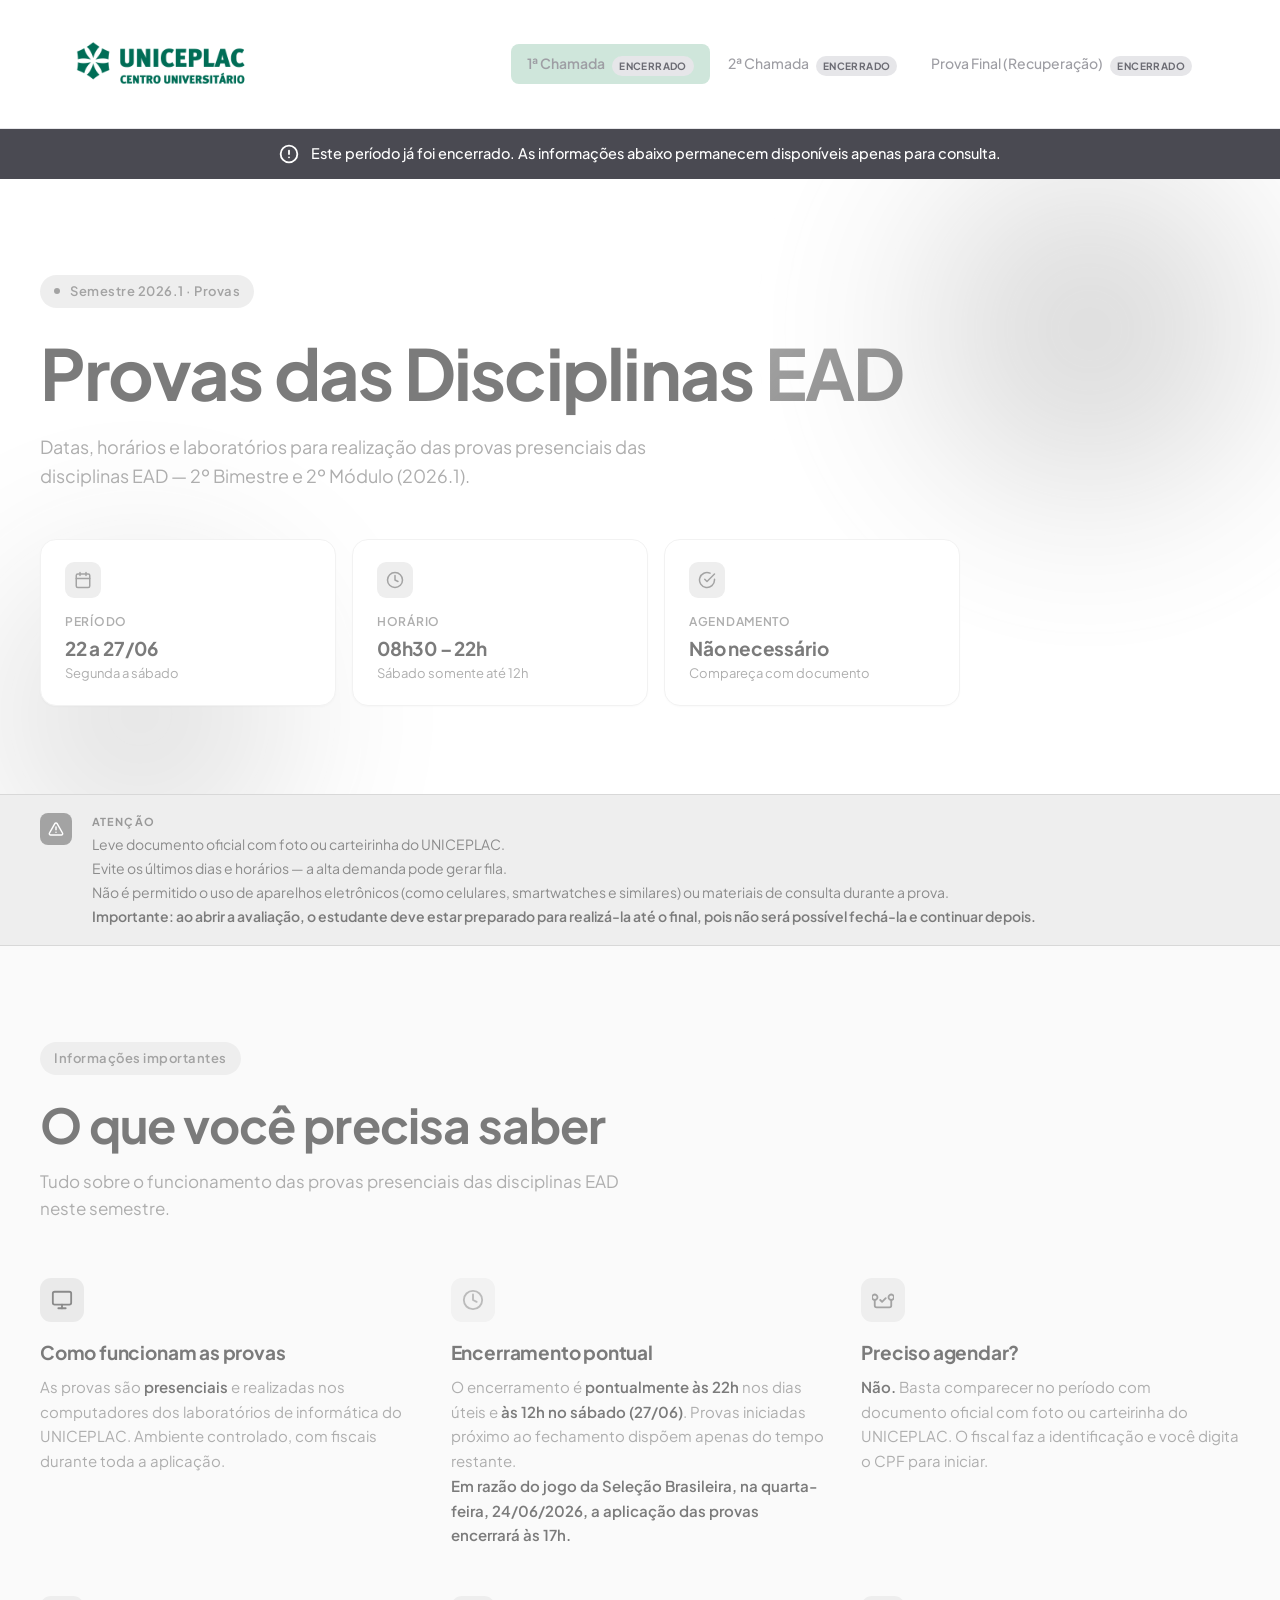
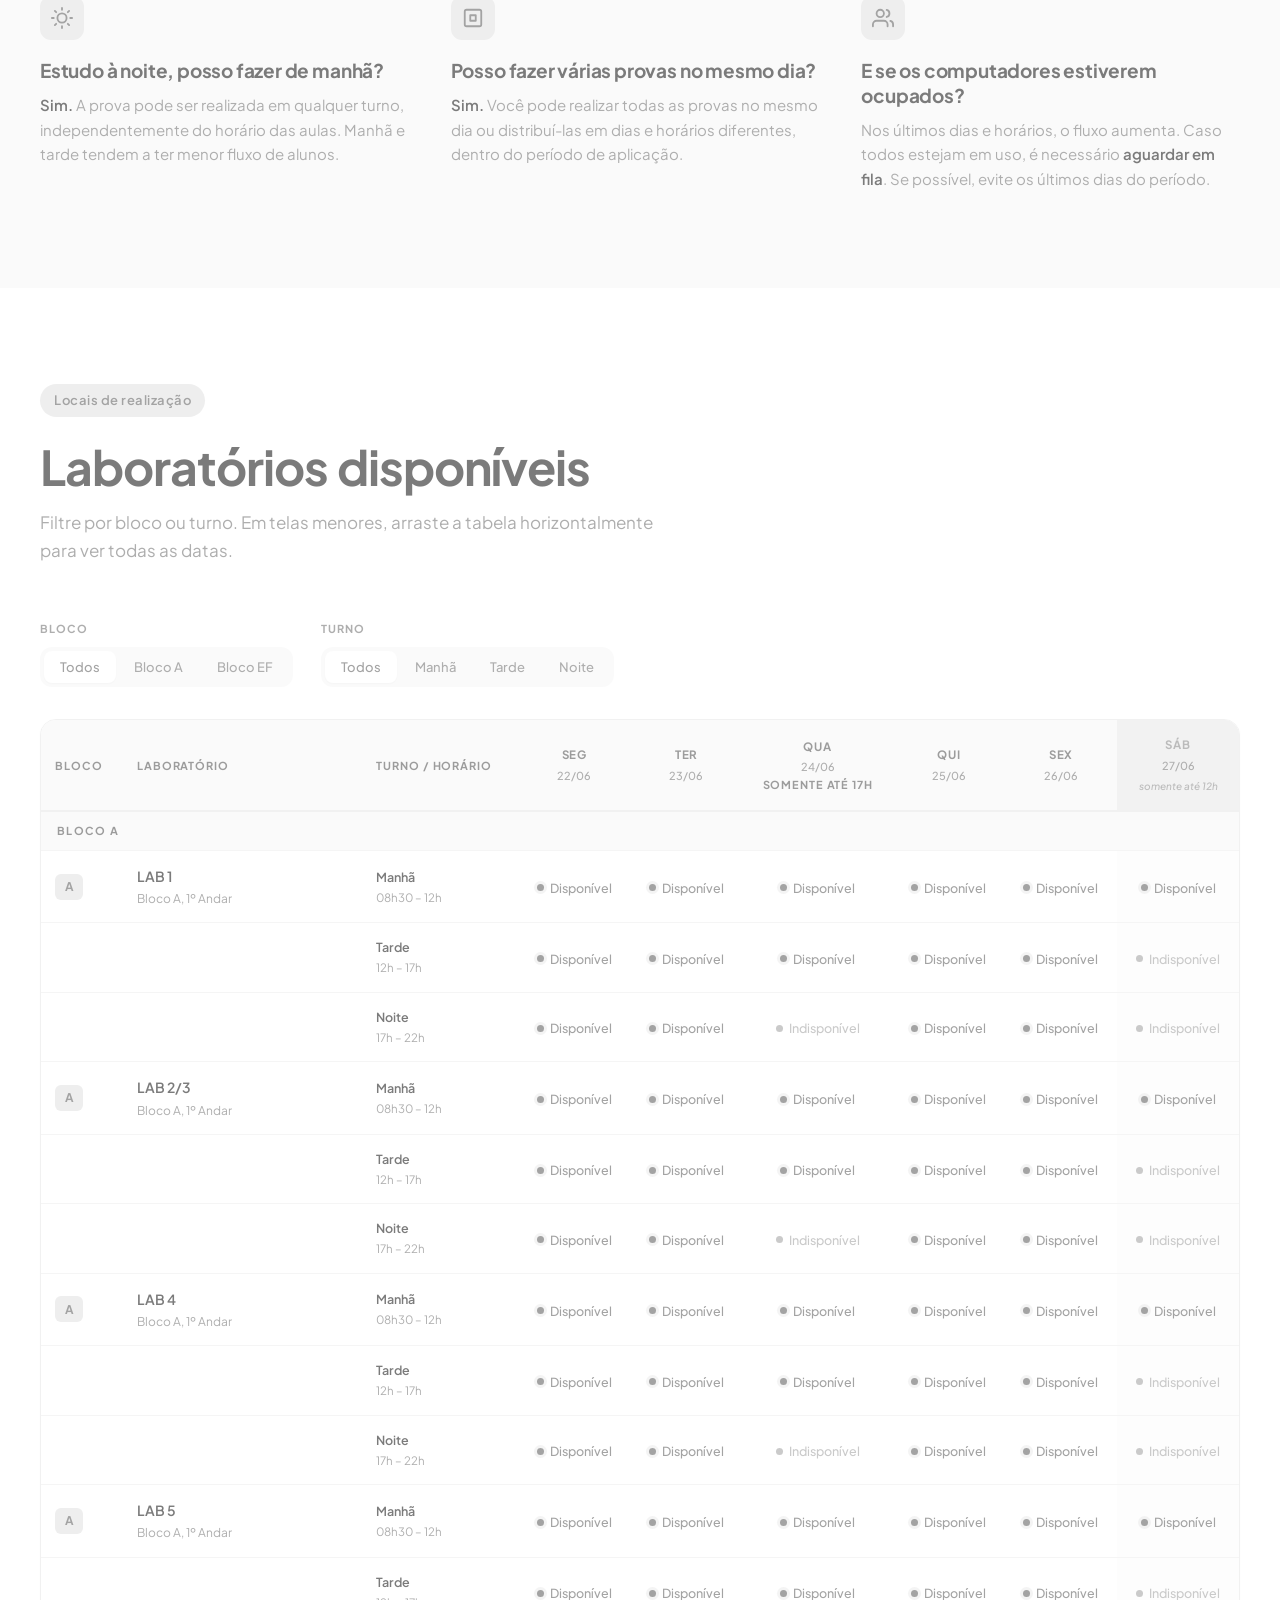
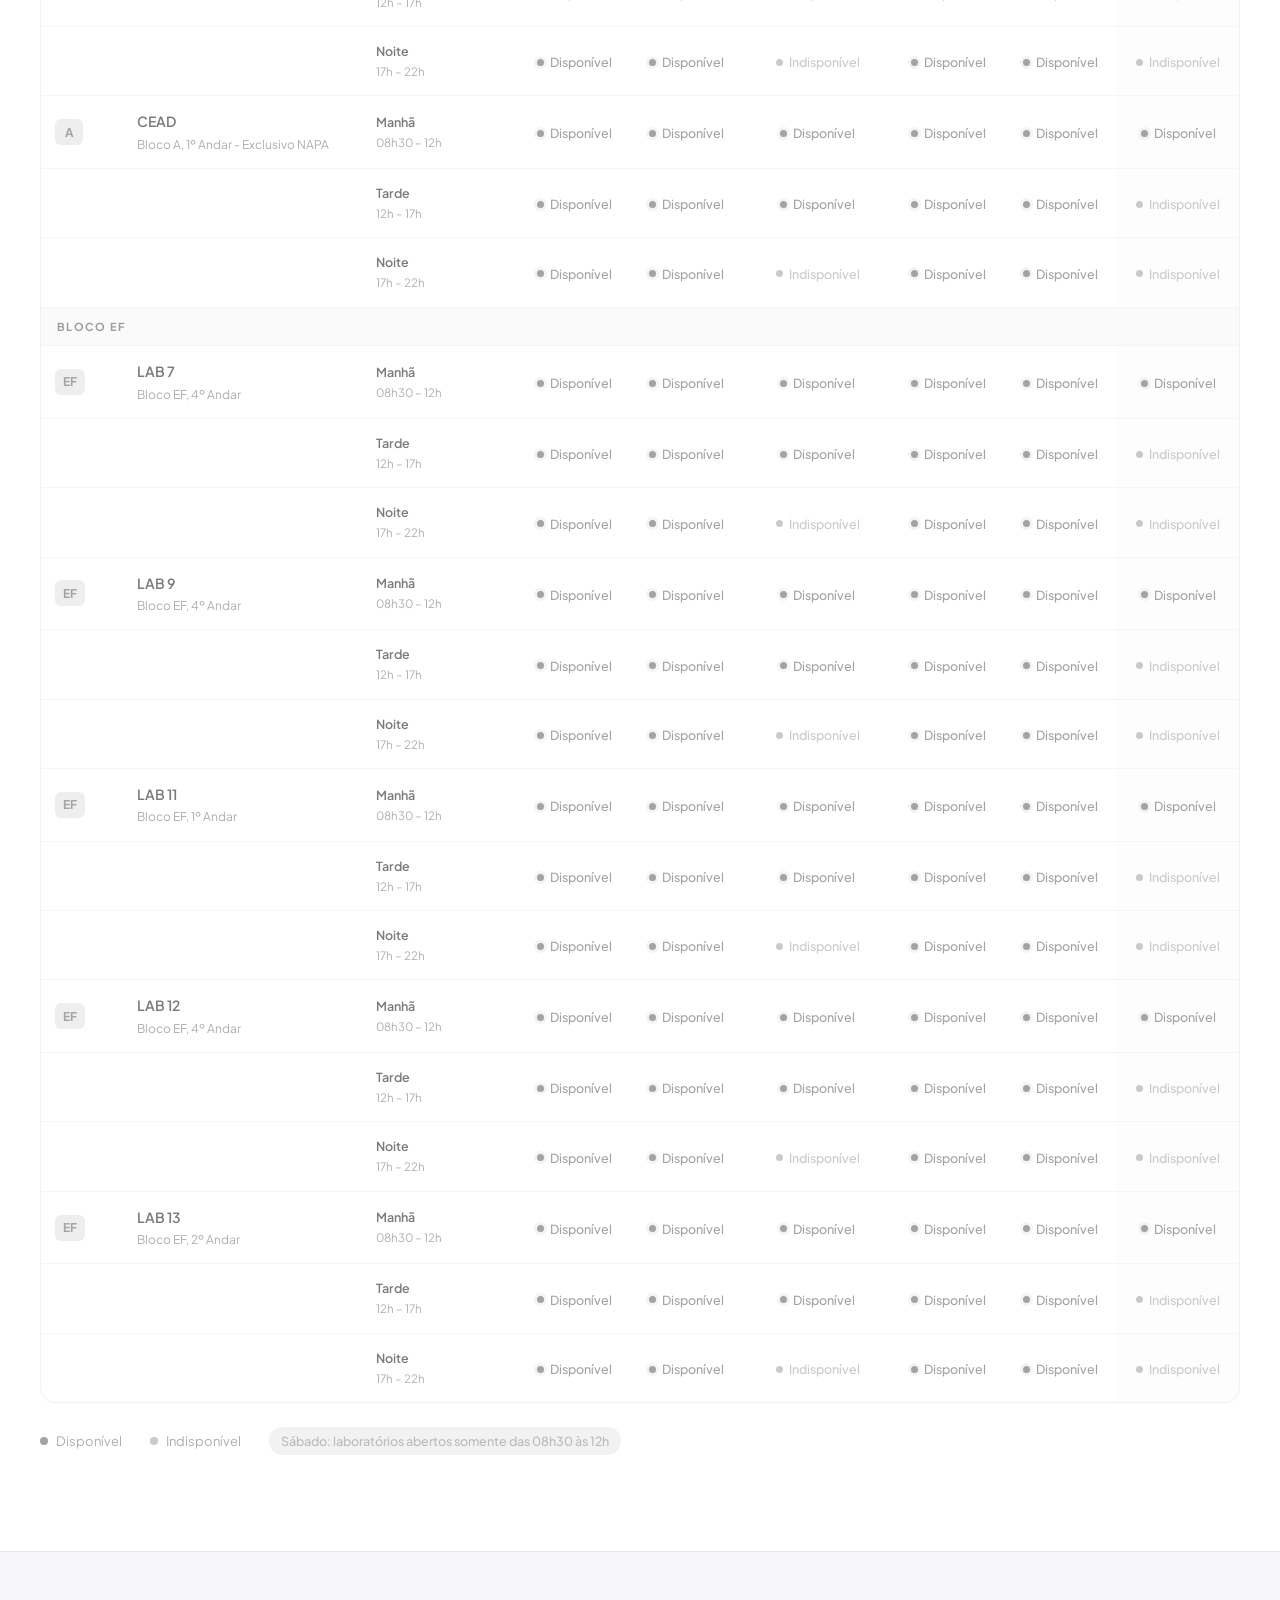
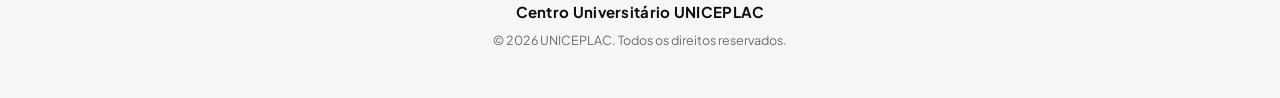
<file: index.html>
<!DOCTYPE html>
<html lang="pt-BR">
<head>
  <meta charset="UTF-8">
  <meta name="viewport" content="width=device-width, initial-scale=1.0">
  <title>Provas Disciplinas EAD 2026.1 — UNICEPLAC</title>
  <link rel="preconnect" href="https://fonts.googleapis.com">
  <link rel="preconnect" href="https://fonts.gstatic.com" crossorigin>
  <link href="https://fonts.googleapis.com/css2?family=Plus+Jakarta+Sans:wght@400;500;600;700;800&display=swap" rel="stylesheet">
  <link rel="stylesheet" href="style.css">
</head>
<body>

<!-- ── HEADER ── -->
<header>
  <div class="header-inner">
    <button type="button" onclick="window.scrollTo({top: 0, behavior: 'smooth'})" class="logo-link" aria-label="Página inicial">
      <img src="logo.png" alt="UNICEPLAC" class="logo-img">
    </button>
    <nav>
      <a href="index.html" class="ativo">1ª Chamada</a>
      <a href="segunda-chamada.html">2ª Chamada</a>
      <a href="provas-finais.html">Prova Final (Recuperação)</a>
    </nav>
  </div>
</header>

<!-- ── HERO COM ANIMAÇÃO ── -->
<section class="hero">
  <canvas class="hero-canvas" aria-hidden="true"></canvas>
  <div class="hero-gradient" aria-hidden="true"></div>

  <div class="hero-inner">
    <div class="hero-kicker">
      <span class="hero-kicker-dot"></span>
      Semestre 2026.1 · Provas
    </div>
    <h1>Provas das Disciplinas <span class="hero-em">EAD</span></h1>
    <p class="hero-sub">Datas, horários e laboratórios para realização das provas presenciais das disciplinas EAD — 2º Bimestre e 2º Módulo (2026.1).</p>
    <div class="hero-cards">
      <div class="hero-card">
        <div class="hero-card-icon">
          <svg xmlns="http://www.w3.org/2000/svg" viewBox="0 0 24 24" fill="none" stroke="currentColor" stroke-width="2" stroke-linecap="round" stroke-linejoin="round"><rect width="18" height="18" x="3" y="4" rx="2"/><path d="M16 2v4M8 2v4M3 10h18"/></svg>
        </div>
        <div class="hero-card-label">Período</div>
        <div class="hero-card-value">22 a 27/06</div>
        <div class="hero-card-sub">Segunda a sábado</div>
      </div>
      <div class="hero-card">
        <div class="hero-card-icon">
          <svg xmlns="http://www.w3.org/2000/svg" viewBox="0 0 24 24" fill="none" stroke="currentColor" stroke-width="2" stroke-linecap="round" stroke-linejoin="round"><circle cx="12" cy="12" r="10"/><polyline points="12 6 12 12 16 14"/></svg>
        </div>
        <div class="hero-card-label">Horário</div>
        <div class="hero-card-value">08h30 – 22h</div>
        <div class="hero-card-sub">Sábado somente até 12h</div>
      </div>
      <div class="hero-card">
        <div class="hero-card-icon">
          <svg xmlns="http://www.w3.org/2000/svg" viewBox="0 0 24 24" fill="none" stroke="currentColor" stroke-width="2" stroke-linecap="round" stroke-linejoin="round"><path d="M22 11.08V12a10 10 0 1 1-5.93-9.14"/><polyline points="22 4 12 14.01 9 11.01"/></svg>
        </div>
        <div class="hero-card-label">Agendamento</div>
        <div class="hero-card-value">Não necessário</div>
        <div class="hero-card-sub">Compareça com documento</div>
      </div>
    </div>
  </div>
</section>

<!-- ── BARRA DE ATENÇÃO ── -->
<div class="alerta-bar">
  <div class="alerta-inner">
    <div class="alerta-icon">
      <svg xmlns="http://www.w3.org/2000/svg" viewBox="0 0 24 24" fill="none" stroke="currentColor" stroke-width="2.2" stroke-linecap="round" stroke-linejoin="round"><path d="m21.73 18-8-14a2 2 0 0 0-3.48 0l-8 14A2 2 0 0 0 4 21h16a2 2 0 0 0 1.73-3Z"/><line x1="12" x2="12" y1="9" y2="13"/><line x1="12" x2="12.01" y1="17" y2="17"/></svg>
    </div>
    <div class="alerta-conteudo">
      <div class="alerta-label">Atenção</div>
      <ul class="alerta-items">
        <li>Leve documento oficial com foto ou carteirinha do UNICEPLAC.</li>
        <li>Evite os últimos dias e horários — a alta demanda pode gerar fila.</li>
        <li>Não é permitido o uso de aparelhos eletrônicos (como celulares, smartwatches e similares) ou materiais de consulta durante a prova.</li>
        <li><strong>Importante: ao abrir a avaliação, o estudante deve estar preparado para realizá-la até o final, pois não será possível fechá-la e continuar depois.</strong></li>
      </ul>
    </div>
  </div>
</div>

<!-- ── FAQ ── -->
<section id="faq">
  <div class="section-inner">
    <div class="section-label">Informações importantes</div>
    <h2 class="section-title">O que você precisa saber</h2>
    <p class="section-desc">Tudo sobre o funcionamento das provas presenciais das disciplinas EAD neste semestre.</p>

    <div class="faq-grid">

      <div class="faq-bloco destaque">
        <div class="faq-icon">
          <svg xmlns="http://www.w3.org/2000/svg" viewBox="0 0 24 24" fill="none" stroke="currentColor" stroke-width="2" stroke-linecap="round" stroke-linejoin="round"><rect width="20" height="14" x="2" y="3" rx="2"/><line x1="8" x2="16" y1="21" y2="21"/><line x1="12" x2="12" y1="17" y2="21"/></svg>
        </div>
        <div class="faq-titulo">Como funcionam as provas</div>
        <div class="faq-texto">As provas são <strong>presenciais</strong> e realizadas nos computadores dos laboratórios de informática do UNICEPLAC. Ambiente controlado, com fiscais durante toda a aplicação.</div>
      </div>

      <div class="faq-bloco aviso">
        <div class="faq-icon">
          <svg xmlns="http://www.w3.org/2000/svg" viewBox="0 0 24 24" fill="none" stroke="currentColor" stroke-width="2" stroke-linecap="round" stroke-linejoin="round"><circle cx="12" cy="12" r="10"/><polyline points="12 6 12 12 16 14"/></svg>
        </div>
        <div class="faq-titulo">Encerramento pontual</div>
        <div class="faq-texto">O encerramento é <strong>pontualmente às 22h</strong> nos dias úteis e <strong>às 12h no sábado (27/06)</strong>. Provas iniciadas próximo ao fechamento dispõem apenas do tempo restante.</div>
        <div class="faq-texto"><strong>Em razão do jogo da Seleção Brasileira, na quarta-feira, 24/06/2026, a aplicação das provas encerrará às 17h.</strong></div>
      </div>

      <div class="faq-bloco">
        <div class="faq-icon">
          <svg xmlns="http://www.w3.org/2000/svg" viewBox="0 0 24 24" fill="none" stroke="currentColor" stroke-width="2" stroke-linecap="round" stroke-linejoin="round"><path d="M9 12l2 2 4-4"/><path d="M21 12c-1 0-3-1-3-3s2-3 3-3 3 1 3 3-2 3-3 3"/><path d="M3 12c1 0 3-1 3-3s-2-3-3-3-3 1-3 3 2 3 3 3"/><path d="M3 12v6c0 1.1.9 2 2 2h14a2 2 0 0 0 2-2v-6"/></svg>
        </div>
        <div class="faq-titulo">Preciso agendar?</div>
        <div class="faq-texto"><strong>Não.</strong> Basta comparecer no período com documento oficial com foto ou carteirinha do UNICEPLAC. O fiscal faz a identificação e você digita o CPF para iniciar.</div>
      </div>

      <div class="faq-bloco">
        <div class="faq-icon">
          <svg xmlns="http://www.w3.org/2000/svg" viewBox="0 0 24 24" fill="none" stroke="currentColor" stroke-width="2" stroke-linecap="round" stroke-linejoin="round"><circle cx="12" cy="12" r="5"/><path d="M12 1v2M12 21v2M4.22 4.22l1.42 1.42M18.36 18.36l1.42 1.42M1 12h2M21 12h2M4.22 19.78l1.42-1.42M18.36 5.64l1.42-1.42"/></svg>
        </div>
        <div class="faq-titulo">Estudo à noite, posso fazer de manhã?</div>
        <div class="faq-texto"><strong>Sim.</strong> A prova pode ser realizada em qualquer turno, independentemente do horário das aulas. Manhã e tarde tendem a ter menor fluxo de alunos.</div>
      </div>

      <div class="faq-bloco">
        <div class="faq-icon">
          <svg xmlns="http://www.w3.org/2000/svg" viewBox="0 0 24 24" fill="none" stroke="currentColor" stroke-width="2" stroke-linecap="round" stroke-linejoin="round"><rect width="18" height="18" x="3" y="3" rx="2"/><path d="M9 9h6v6H9z"/></svg>
        </div>
        <div class="faq-titulo">Posso fazer várias provas no mesmo dia?</div>
        <div class="faq-texto"><strong>Sim.</strong> Você pode realizar todas as provas no mesmo dia ou distribuí-las em dias e horários diferentes, dentro do período de aplicação.</div>
      </div>

      <div class="faq-bloco">
        <div class="faq-icon">
          <svg xmlns="http://www.w3.org/2000/svg" viewBox="0 0 24 24" fill="none" stroke="currentColor" stroke-width="2" stroke-linecap="round" stroke-linejoin="round"><path d="M17 21v-2a4 4 0 0 0-4-4H5a4 4 0 0 0-4 4v2"/><circle cx="9" cy="7" r="4"/><path d="M23 21v-2a4 4 0 0 0-3-3.87"/><path d="M16 3.13a4 4 0 0 1 0 7.75"/></svg>
        </div>
        <div class="faq-titulo">E se os computadores estiverem ocupados?</div>
        <div class="faq-texto">Nos últimos dias e horários, o fluxo aumenta. Caso todos estejam em uso, é necessário <strong>aguardar em fila</strong>. Se possível, evite os últimos dias do período.</div>
      </div>

    </div>
  </div>
</section>

<!-- ── LABORATÓRIOS ── -->
<section id="labs">
  <div class="section-inner">
    <div class="section-label">Locais de realização</div>
    <h2 class="section-title">Laboratórios disponíveis</h2>
    <p class="section-desc">Filtre por bloco ou turno. Em telas menores, arraste a tabela horizontalmente para ver todas as datas.</p>

    <div class="labs-controls">
      <div class="filter-group">
        <label>Bloco</label>
        <div class="botoes">
          <button class="filter-btn ativo" onclick="filtrar('todos', this)">Todos</button>
          <button class="filter-btn" onclick="filtrar('A', this)">Bloco A</button>
          <button class="filter-btn" onclick="filtrar('EF', this)">Bloco EF</button>
        </div>
      </div>
      <div class="filter-group">
        <label>Turno</label>
        <div class="botoes">
          <button class="turno-btn ativo" onclick="filtrarTurno('todos', this)">Todos</button>
          <button class="turno-btn" onclick="filtrarTurno('Manhã', this)">Manhã</button>
          <button class="turno-btn" onclick="filtrarTurno('Tarde', this)">Tarde</button>
          <button class="turno-btn" onclick="filtrarTurno('Noite', this)">Noite</button>
        </div>
      </div>
    </div>

    <div class="table-wrap">
      <table>
        <caption class="sr-only">Disponibilidade dos laboratórios por bloco, turno e dia, de 22 a 27 de junho de 2026</caption>
        <thead>
          <tr>
            <th scope="col">Bloco</th>
            <th scope="col">Laboratório</th>
            <th scope="col">Turno / Horário</th>
            <th scope="col"><span class="th-dia">Seg</span><span class="th-data">22/06</span></th>
            <th scope="col"><span class="th-dia">Ter</span><span class="th-data">23/06</span></th>
            <th scope="col"><span class="th-dia">Qua</span><span class="th-data">24/06</span><span>Somente até 17h</span></th>
            <th scope="col"><span class="th-dia">Qui</span><span class="th-data">25/06</span></th>
            <th scope="col"><span class="th-dia">Sex</span><span class="th-data">26/06</span></th>
            <th scope="col" class="col-sabado">
              <span class="th-dia">Sáb</span>
              <span class="th-data">27/06</span>
              <span class="th-nota">somente até 12h</span>
            </th>
          </tr>
        </thead>
        <tbody id="tbody-labs"></tbody>
      </table>
    </div>

    <div class="legenda">
      <div class="legenda-item">
        <div class="legenda-dot" style="background:var(--verde);"></div> Disponível
      </div>
      <div class="legenda-item">
        <div class="legenda-dot" style="background:var(--neutro-40);"></div> Indisponível
      </div>
      <div class="legenda-sabado">
        Sábado: laboratórios abertos somente das 08h30 às 12h
      </div>
    </div>
  </div>
</section>

<!-- ── FOOTER ── -->
<footer>
  <div class="footer-inner">
    <div class="footer-instituicao">Centro Universitário UNICEPLAC</div>
    <div class="footer-meta">© 2026 UNICEPLAC. Todos os direitos reservados.</div>
  </div>
</footer>

<script src="hero-animation.js"></script>
<script src="script.js"></script>
<script src="config-etapas.js"></script>
<script src="etapas.js"></script>
<script src="config-aviso.js"></script>
<script src="aviso.js"></script>
</body>
</html>
</file>
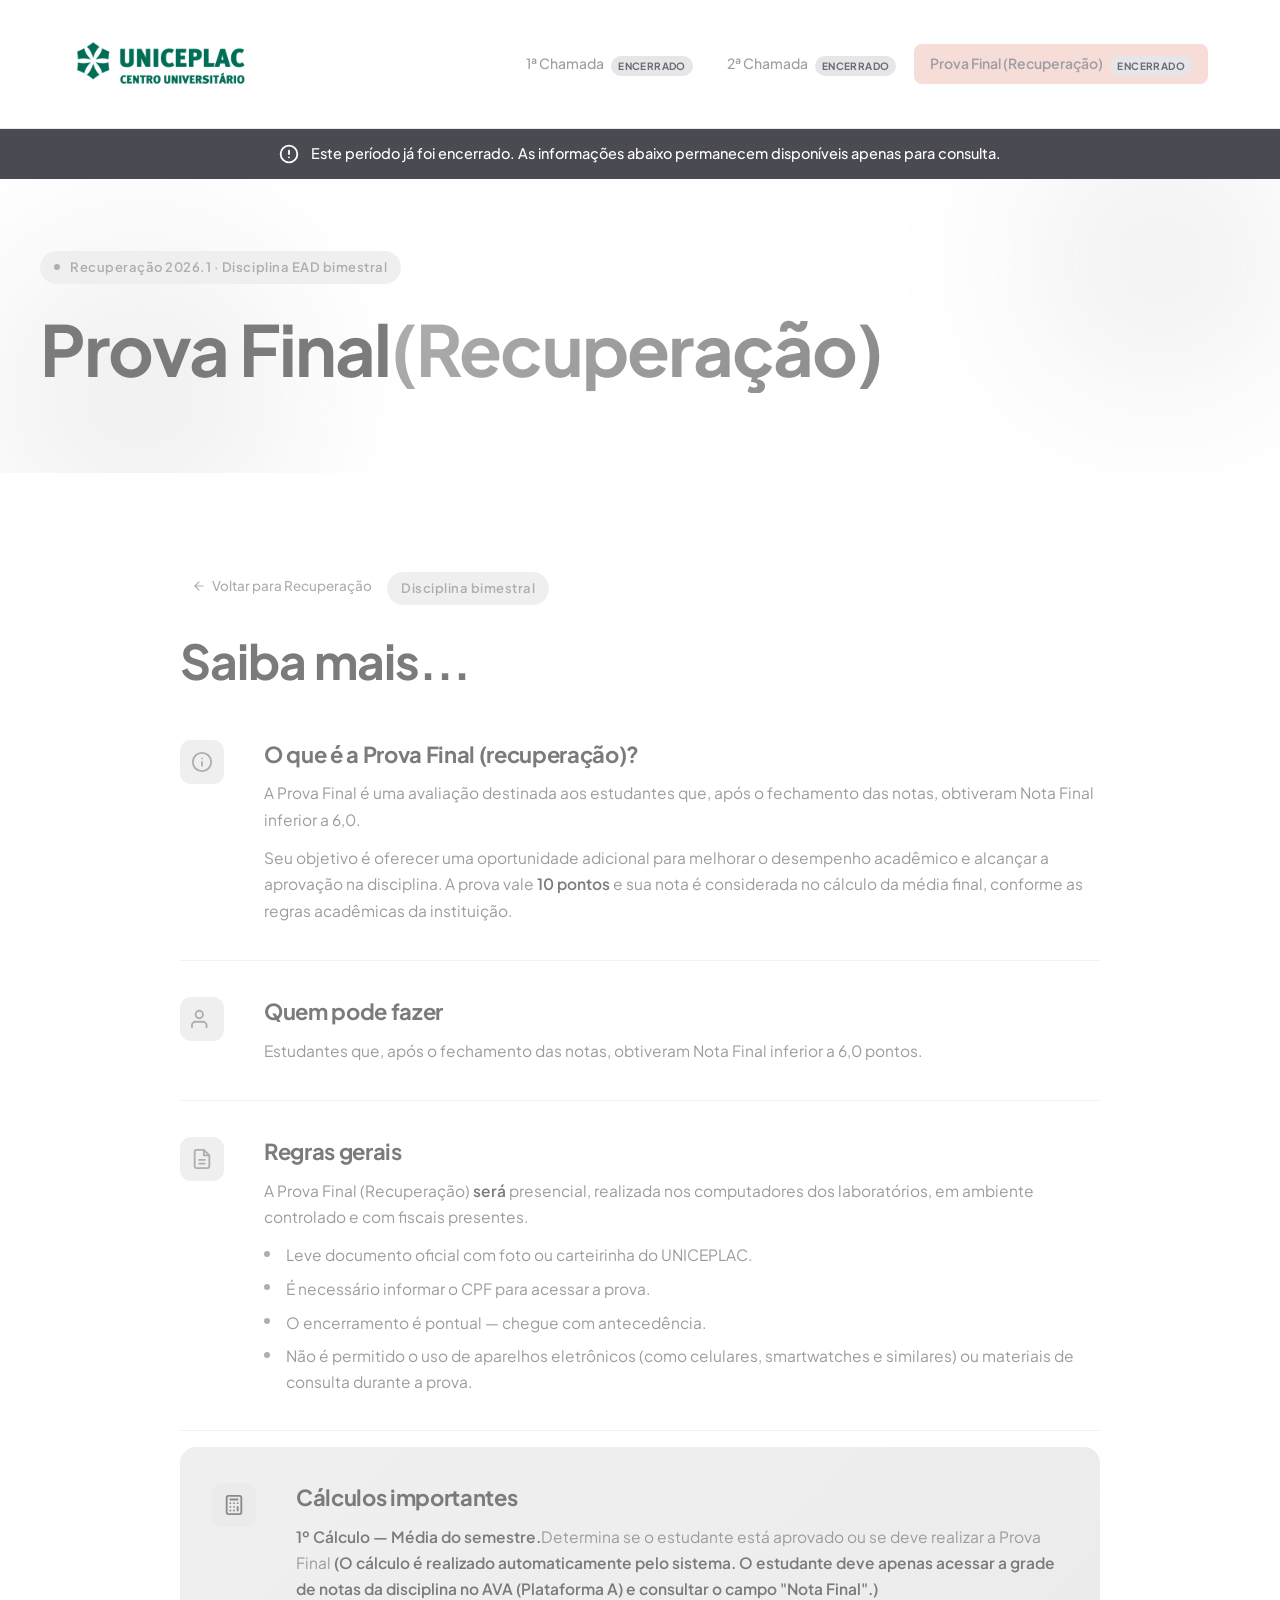
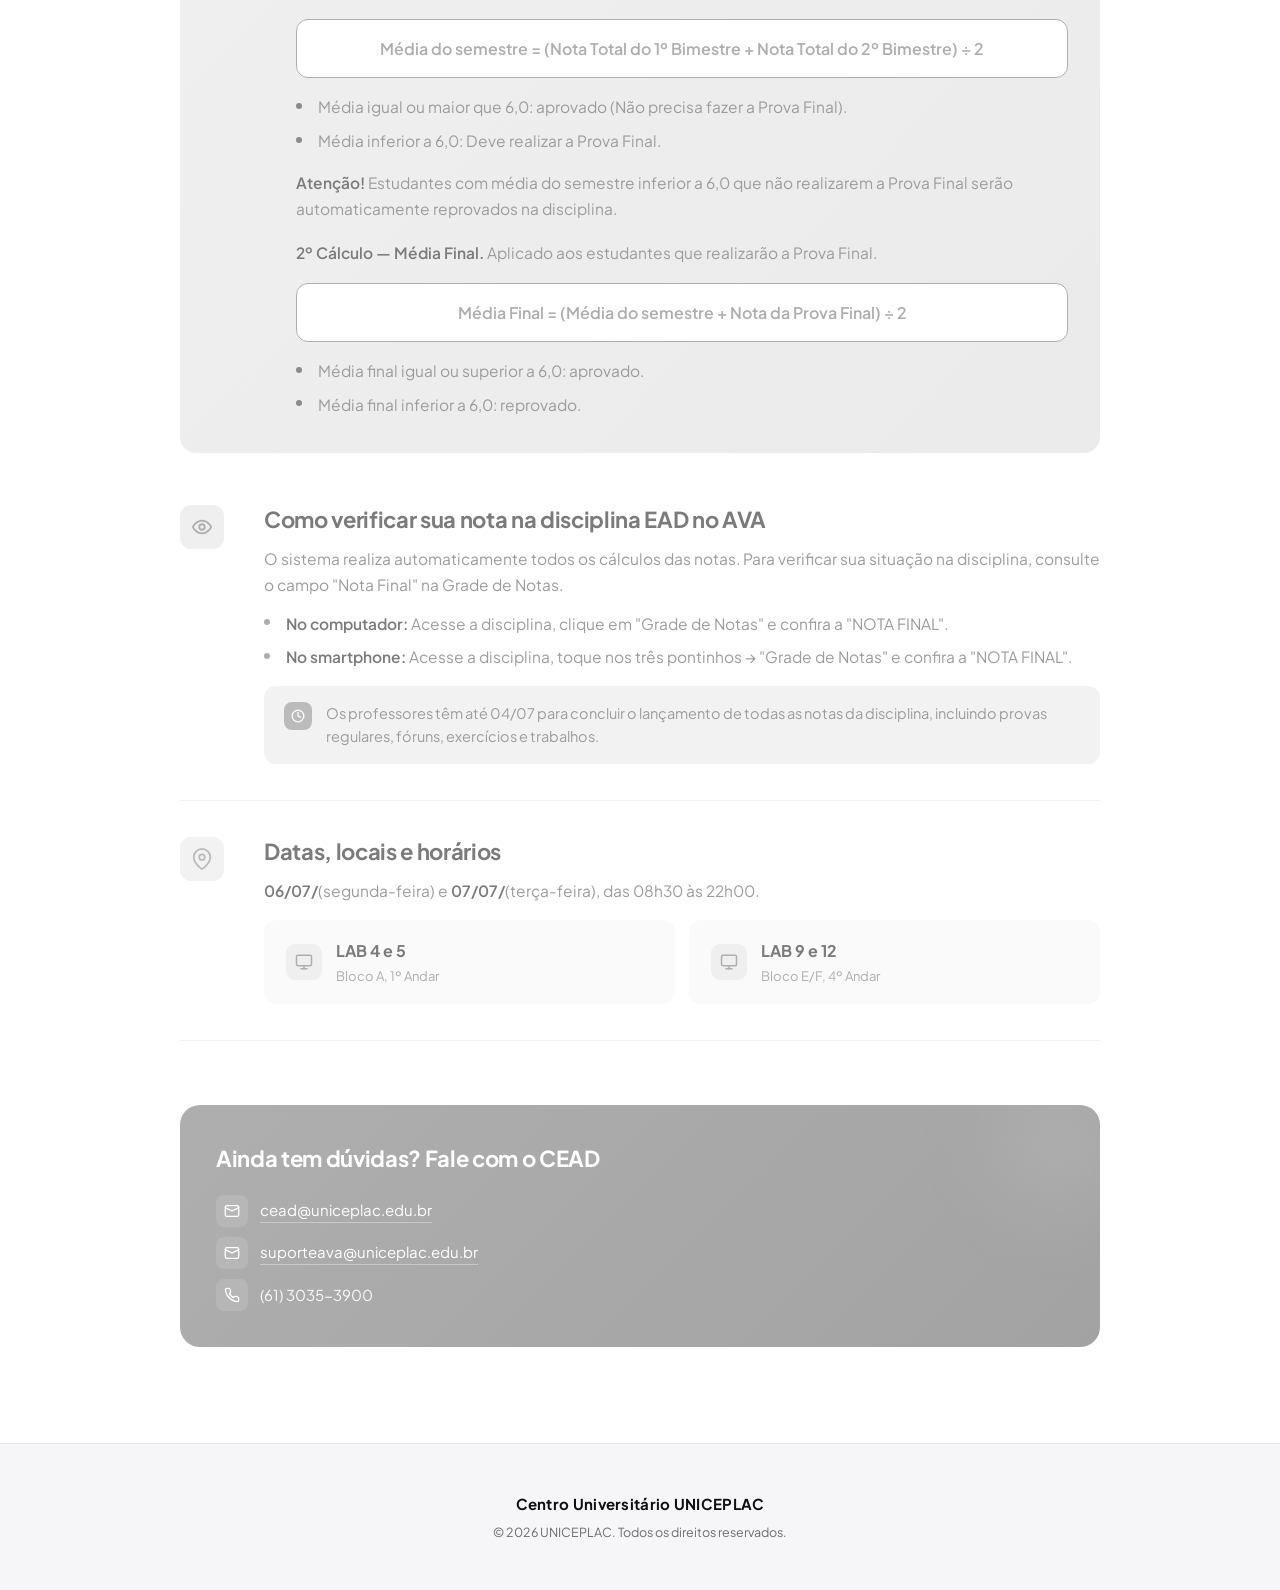
<file: final-bimestral.html>
<!DOCTYPE html>
<html lang="pt-BR">
<head>
  <meta charset="UTF-8">
  <meta name="viewport" content="width=device-width, initial-scale=1.0">
  <title>Prova de Recuperação — Disciplina Bimestral — UNICEPLAC</title>
  <link rel="preconnect" href="https://fonts.googleapis.com">
  <link rel="preconnect" href="https://fonts.gstatic.com" crossorigin>
  <link href="https://fonts.googleapis.com/css2?family=Plus+Jakarta+Sans:wght@400;500;600;700;800&display=swap" rel="stylesheet">
  <link rel="stylesheet" href="style.css">
</head>
<body class="tema-coral">

<!-- ── HEADER ── -->
<header>
  <div class="header-inner">
    <a href="index.html" class="logo-link" aria-label="Página inicial">
      <img src="logo.png" alt="UNICEPLAC" class="logo-img">
    </a>
    <nav>
      <a href="index.html">1ª Chamada</a>
      <a href="segunda-chamada.html">2ª Chamada</a>
      <a href="provas-finais.html" class="ativo">Prova Final (Recuperação)</a>
    </nav>
  </div>
</header>

<!-- ── HERO ── -->
<section class="hero hero-sutil">
  <div class="hero-gradient" aria-hidden="true"></div>
  <div class="hero-inner">
    <div class="hero-kicker">
      <span class="hero-kicker-dot"></span>
      Recuperação 2026.1 · Disciplina EAD bimestral
    </div>
    <h1>Prova Final<span class="hero-em">(Recuperação)</span></h1>
  </div>
</section>


<!-- ── CONTEÚDO ── -->
<section class="conteudo-prova">
  <div class="section-inner">

    <a href="provas-finais.html" class="voltar-link">
      <svg xmlns="http://www.w3.org/2000/svg" viewBox="0 0 24 24" fill="none" stroke="currentColor" stroke-width="2" stroke-linecap="round" stroke-linejoin="round" width="14" height="14"><line x1="19" y1="12" x2="5" y2="12"/><polyline points="12 19 5 12 12 5"/></svg>
      Voltar para Recuperação
    </a>

    <div class="section-label">Disciplina bimestral</div>
    <h2 class="section-title">Saiba mais...</h2>

    <!-- 1. O QUE É -->
    <div class="bloco-info">
      <div class="bloco-icon">
        <svg xmlns="http://www.w3.org/2000/svg" viewBox="0 0 24 24" fill="none" stroke="currentColor" stroke-width="2" stroke-linecap="round" stroke-linejoin="round"><circle cx="12" cy="12" r="10"/><path d="M12 16v-4M12 8h.01"/></svg>
      </div>
      <div class="bloco-conteudo">
        <h3>O que é a Prova Final (recuperação)?</h3>
        <p>A Prova Final é uma avaliação destinada aos estudantes que, após o fechamento das notas, obtiveram Nota Final inferior a 6,0.</p>
        <p>Seu objetivo é oferecer uma oportunidade adicional para melhorar o desempenho acadêmico e alcançar a aprovação na disciplina. A prova vale <strong>10 pontos</strong> e sua nota é considerada no cálculo da média final, conforme as regras acadêmicas da instituição.</p>
      </div>
    </div>

    <!-- 2. QUEM FAZ -->
    <div class="bloco-info">
      <div class="bloco-icon">
        <svg xmlns="http://www.w3.org/2000/svg" viewBox="0 0 24 24" fill="none" stroke="currentColor" stroke-width="2" stroke-linecap="round" stroke-linejoin="round"><path d="M17 21v-2a4 4 0 0 0-4-4H5a4 4 0 0 0-4 4v2"/><circle cx="9" cy="7" r="4"/></svg>
      </div>
      <div class="bloco-conteudo">
        <h3>Quem pode fazer</h3>
        <p>Estudantes que, após o fechamento das notas, obtiveram Nota Final inferior a 6,0 pontos.</p>
      </div>
    </div>

<!-- 2. REGRAS GERAIS -->
    <div class="bloco-info">
      <div class="bloco-icon">
        <svg xmlns="http://www.w3.org/2000/svg" viewBox="0 0 24 24" fill="none" stroke="currentColor" stroke-width="2" stroke-linecap="round" stroke-linejoin="round"><path d="M14 2H6a2 2 0 0 0-2 2v16a2 2 0 0 0 2 2h12a2 2 0 0 0 2-2V8z"/><path d="M14 2v6h6"/><path d="M9 13h6M9 17h6"/></svg>
      </div>
      <div class="bloco-conteudo">

        <h3>Regras gerais</h3>
        <p>A Prova Final (Recuperação) <strong> será </strong> presencial, realizada nos computadores dos laboratórios, em ambiente controlado e com fiscais presentes.</p>
        <ul>
          <li>Leve documento oficial com foto ou carteirinha do UNICEPLAC.</li>
          <li>É necessário informar o CPF para acessar a prova.</li>
          <li>O encerramento é pontual — chegue com antecedência.</li>
          <li>Não é permitido o uso de aparelhos eletrônicos (como celulares, smartwatches e similares) ou materiais de consulta durante a prova.</li>
        </ul>
      </div>
    </div>

    <!-- 3. CÁLCULOS (DESTAQUE) -->
    <div class="bloco-info destaque">
      <div class="bloco-icon">
        <svg xmlns="http://www.w3.org/2000/svg" viewBox="0 0 24 24" fill="none" stroke="currentColor" stroke-width="2" stroke-linecap="round" stroke-linejoin="round"><rect width="16" height="20" x="4" y="2" rx="2"/><line x1="8" x2="16" y1="6" y2="6"/><line x1="16" x2="16" y1="14" y2="18"/><path d="M16 10h.01M12 10h.01M8 10h.01M12 14h.01M8 14h.01M12 18h.01M8 18h.01"/></svg>
      </div>
      <div class="bloco-conteudo">
        <h3>Cálculos importantes</h3>
        <p><strong>1º Cálculo — Média do semestre.</strong>Determina se o estudante está aprovado ou se deve realizar a Prova Final <strong>(O cálculo é realizado automaticamente pelo sistema. O estudante deve apenas acessar a grade de notas da disciplina no AVA (Plataforma A) e consultar o campo "Nota Final".)</strong></p>
        <div class="formula">Média do semestre = (Nota Total do 1º Bimestre + Nota Total do 2º Bimestre) ÷ 2</div>
        <ul>
          <li>Média igual ou maior que 6,0: aprovado (Não precisa fazer a Prova Final).</li>
          <li>Média inferior a 6,0: Deve realizar a Prova Final.</li>
        </ul>
        <p><strong>Atenção!</strong> Estudantes com média do semestre inferior a 6,0 que não realizarem a Prova Final serão automaticamente reprovados na disciplina.</p>
        <p style="margin-top:18px;"><strong>2º Cálculo — Média Final.</strong> Aplicado aos estudantes que realizarão a Prova Final.</p>
        <div class="formula">Média Final = (Média do semestre + Nota da Prova Final) ÷ 2</div>
        <ul>
          <li>Média final igual ou superior a 6,0: aprovado.</li>
          <li>Média final inferior a 6,0: reprovado.</li>
        </ul>
      </div>
    </div>

 <!-- 5. COMO VERIFICAR -->
    <div class="bloco-info">
      <div class="bloco-icon">
        <svg xmlns="http://www.w3.org/2000/svg" viewBox="0 0 24 24" fill="none" stroke="currentColor" stroke-width="2" stroke-linecap="round" stroke-linejoin="round"><path d="M2 12s3-7 10-7 10 7 10 7-3 7-10 7-10-7-10-7z"/><circle cx="12" cy="12" r="3"/></svg>
      </div>
      <div class="bloco-conteudo">
        <h3>Como verificar sua nota na disciplina EAD no AVA</h3>
         <p>O sistema realiza automaticamente todos os cálculos das notas. Para verificar sua situação na disciplina, consulte o campo "Nota Final" na Grade de Notas.</p>
        <ul>
          <li><strong>No computador:</strong> Acesse a disciplina, clique em "Grade de Notas" e confira a "NOTA FINAL".</li>
          <li><strong>No smartphone:</strong> Acesse a disciplina, toque nos três pontinhos → "Grade de Notas" e confira a "NOTA FINAL".</li>
        </ul>
        <div class="aviso-prazo">
          <div class="aviso-prazo-icon">
            <svg xmlns="http://www.w3.org/2000/svg" viewBox="0 0 24 24" fill="none" stroke="currentColor" stroke-width="2.2" stroke-linecap="round" stroke-linejoin="round"><circle cx="12" cy="12" r="10"/><polyline points="12 6 12 12 16 14"/></svg>
          </div>
          <p>Os professores têm até 04/07 para concluir o lançamento de todas as notas da disciplina, incluindo provas regulares, fóruns, exercícios e trabalhos.</p>
        </div>
      </div>
    </div>

    <!-- 4. DATAS -->
    <div class="bloco-info aviso">
      <div class="bloco-icon">
        <svg xmlns="http://www.w3.org/2000/svg" viewBox="0 0 24 24" fill="none" stroke="currentColor" stroke-width="2" stroke-linecap="round" stroke-linejoin="round"><path d="M21 10c0 7-9 13-9 13s-9-6-9-13a9 9 0 0 1 18 0z"/><circle cx="12" cy="10" r="3"/></svg>
      </div>
      <div class="bloco-conteudo">
        <h3>Datas, locais e horários</h3>
        <p><strong>06/07/</strong>(segunda-feira) e <strong>07/07/</strong>(terça-feira), das 08h30 às 22h00.</p>
        <div class="locais-grid">
          <div class="local-item">
            <div class="local-item-icon">
              <svg xmlns="http://www.w3.org/2000/svg" viewBox="0 0 24 24" fill="none" stroke="currentColor" stroke-width="2" stroke-linecap="round" stroke-linejoin="round"><rect width="20" height="14" x="2" y="3" rx="2"/><line x1="8" x2="16" y1="21" y2="21"/><line x1="12" x2="12" y1="17" y2="21"/></svg>
            </div>
            <div>
              <div class="local-nome">LAB 4 e 5</div>
              <div class="local-detalhe">Bloco A, 1º Andar</div>
            </div>
          </div>
          <div class="local-item">
            <div class="local-item-icon">
              <svg xmlns="http://www.w3.org/2000/svg" viewBox="0 0 24 24" fill="none" stroke="currentColor" stroke-width="2" stroke-linecap="round" stroke-linejoin="round"><rect width="20" height="14" x="2" y="3" rx="2"/><line x1="8" x2="16" y1="21" y2="21"/><line x1="12" x2="12" y1="17" y2="21"/></svg>
            </div>
            <div>
              <div class="local-nome">LAB 9 e 12</div>
              <div class="local-detalhe">Bloco E/F, 4º Andar</div>
            </div>
          </div>
        </div>
      </div>
    </div>

    <!-- CONTATO -->
    <div class="contato-box">
      <h3>Ainda tem dúvidas? Fale com o CEAD</h3>
      <div class="contato-linhas">
        <div class="contato-linha">
          <span class="icon"><svg xmlns="http://www.w3.org/2000/svg" viewBox="0 0 24 24" fill="none" stroke="currentColor" stroke-width="2" stroke-linecap="round" stroke-linejoin="round"><rect width="20" height="16" x="2" y="4" rx="2"/><path d="m22 7-10 5L2 7"/></svg></span>
          <a href="mailto:cead@uniceplac.edu.br">cead@uniceplac.edu.br</a>
        </div>
        <div class="contato-linha">
          <span class="icon"><svg xmlns="http://www.w3.org/2000/svg" viewBox="0 0 24 24" fill="none" stroke="currentColor" stroke-width="2" stroke-linecap="round" stroke-linejoin="round"><rect width="20" height="16" x="2" y="4" rx="2"/><path d="m22 7-10 5L2 7"/></svg></span>
          <a href="mailto:suporteava@uniceplac.edu.br">suporteava@uniceplac.edu.br</a>
        </div>
        <div class="contato-linha">
          <span class="icon"><svg xmlns="http://www.w3.org/2000/svg" viewBox="0 0 24 24" fill="none" stroke="currentColor" stroke-width="2" stroke-linecap="round" stroke-linejoin="round"><path d="M22 16.92v3a2 2 0 0 1-2.18 2 19.79 19.79 0 0 1-8.63-3.07 19.5 19.5 0 0 1-6-6 19.79 19.79 0 0 1-3.07-8.67A2 2 0 0 1 4.11 2h3a2 2 0 0 1 2 1.72 12.84 12.84 0 0 0 .7 2.81 2 2 0 0 1-.45 2.11L8.09 9.91a16 16 0 0 0 6 6l1.27-1.27a2 2 0 0 1 2.11-.45 12.84 12.84 0 0 0 2.81.7A2 2 0 0 1 22 16.92z"/></svg></span>
          (61) 3035-3900
        </div>
      </div>
    </div>

  </div>
</section>

<!-- ── FOOTER ── -->
<footer>
  <div class="footer-inner">
    <div class="footer-instituicao">Centro Universitário UNICEPLAC</div>
    <div class="footer-meta">© 2026 UNICEPLAC. Todos os direitos reservados.</div>
  </div>
</footer>

<script src="config-etapas.js"></script>
<script src="etapas.js"></script>
<script src="config-aviso.js"></script>
<script src="aviso.js"></script>
</body>
</html>
</file>
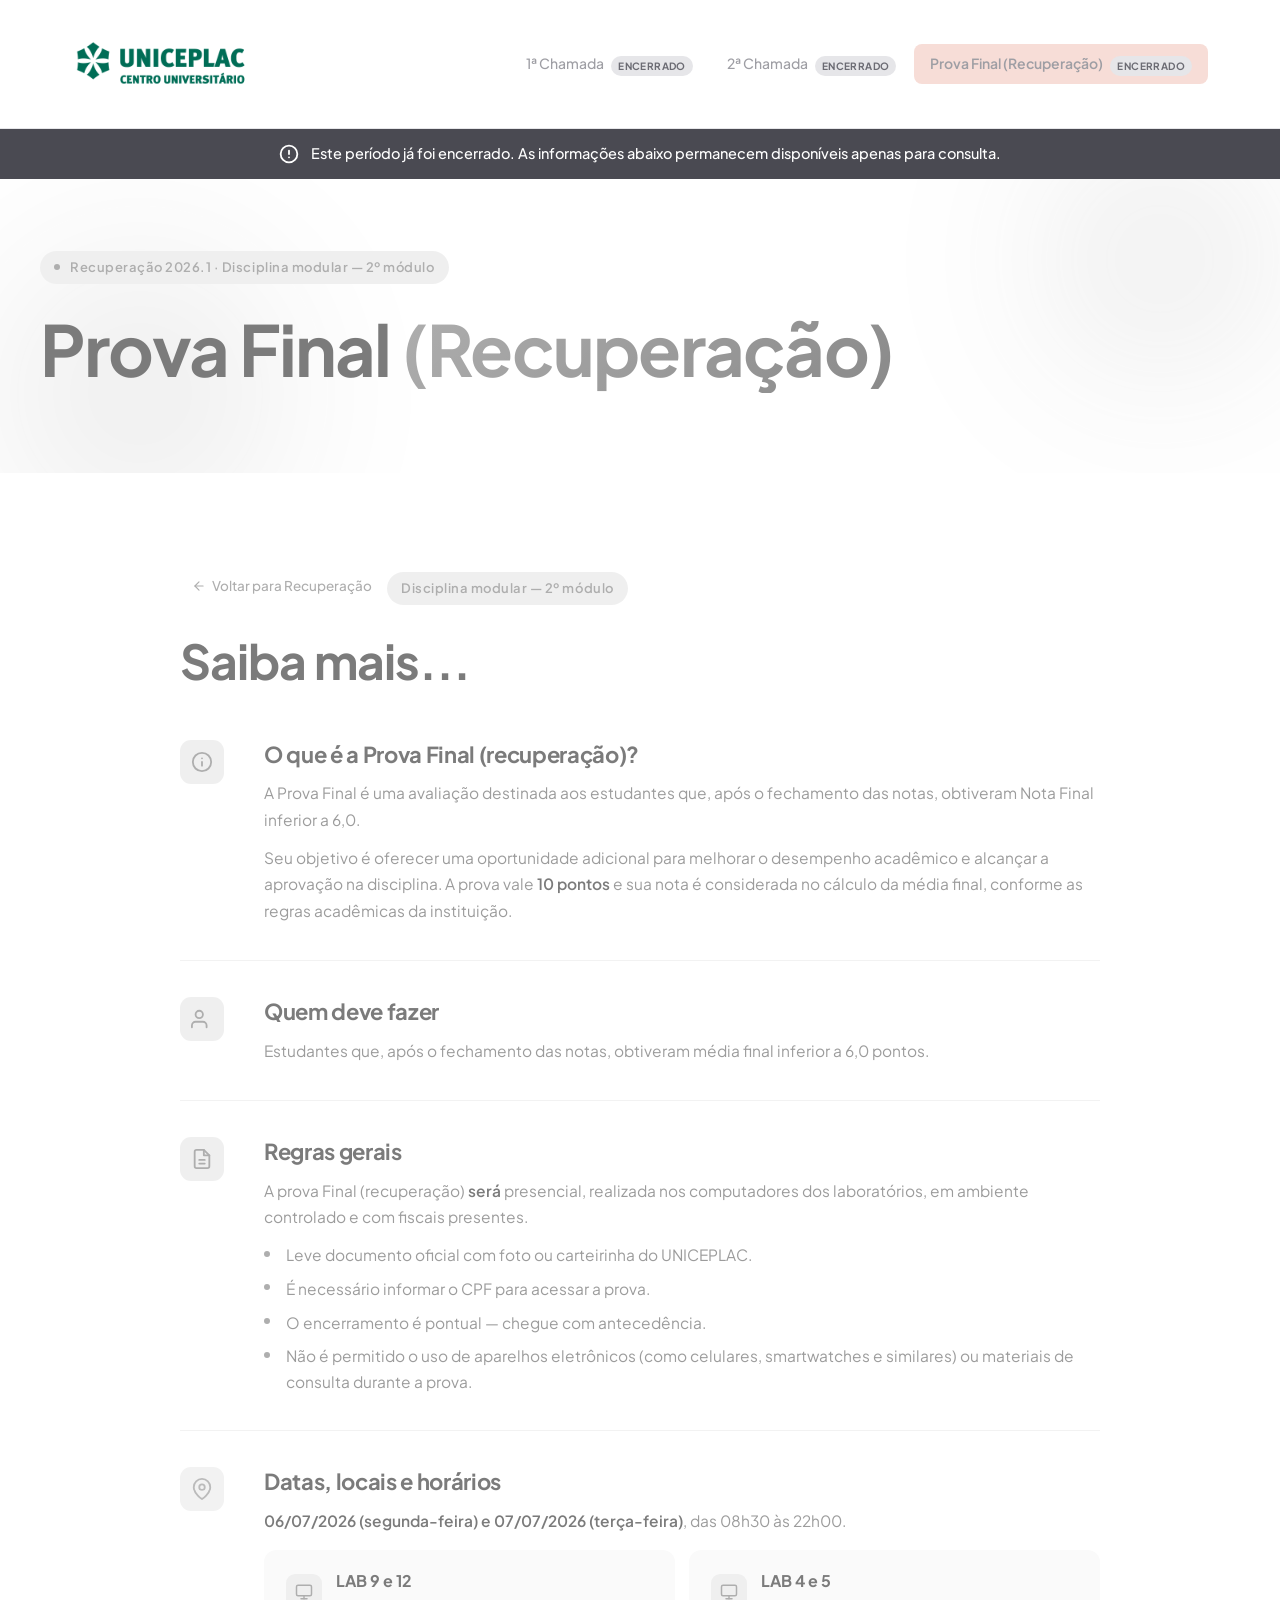
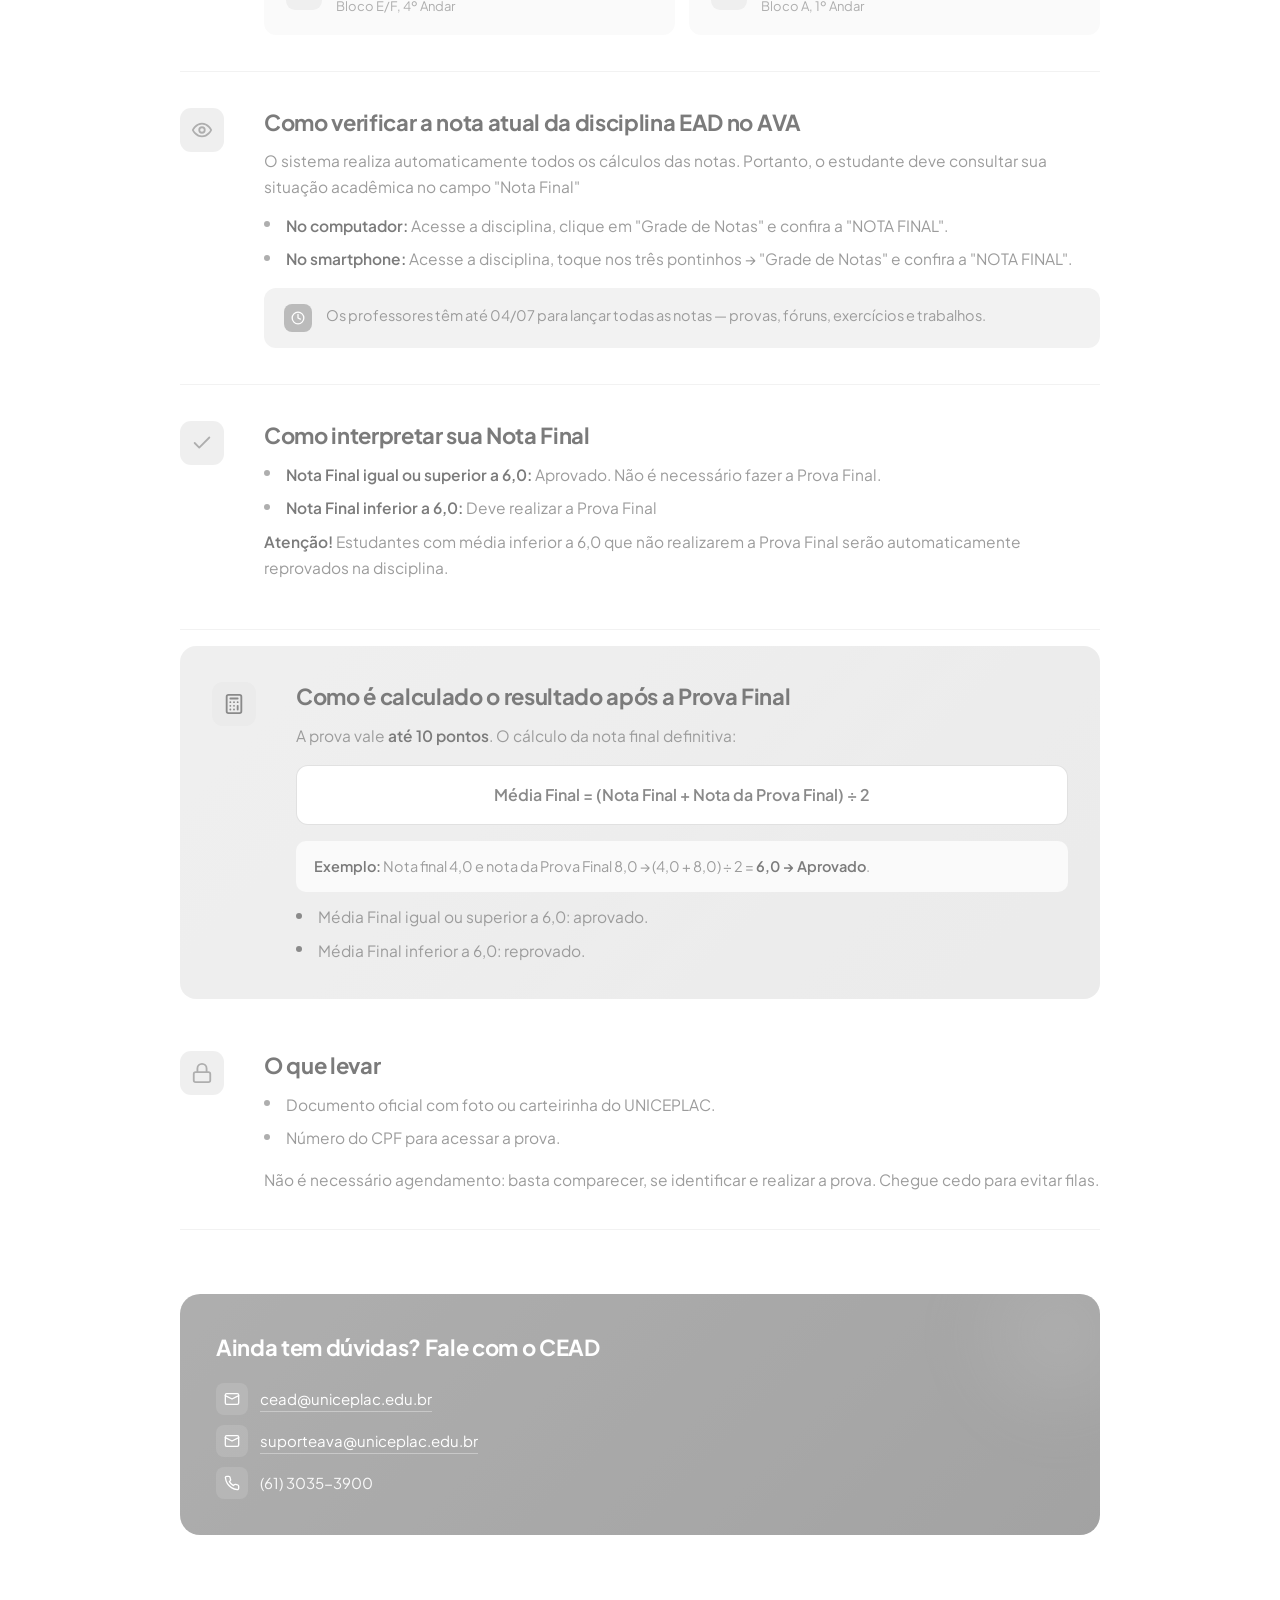
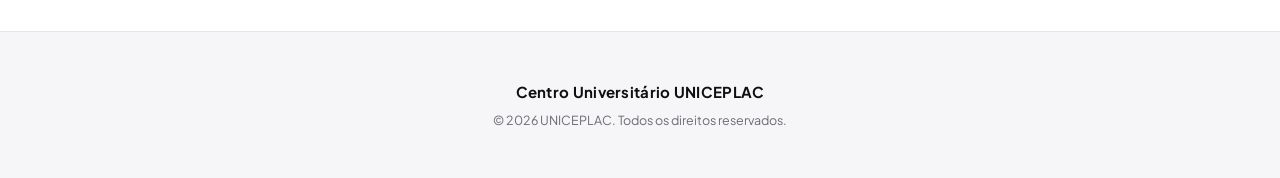
<file: final-modular.html>
<!DOCTYPE html>
<html lang="pt-BR">
<head>
  <meta charset="UTF-8">
  <meta name="viewport" content="width=device-width, initial-scale=1.0">
  <title>Prova de Recuperação — Disciplina Modular — UNICEPLAC</title>
  <link rel="preconnect" href="https://fonts.googleapis.com">
  <link rel="preconnect" href="https://fonts.gstatic.com" crossorigin>
  <link href="https://fonts.googleapis.com/css2?family=Plus+Jakarta+Sans:wght@400;500;600;700;800&display=swap" rel="stylesheet">
  <link rel="stylesheet" href="style.css">
</head>
<body class="tema-coral">

<!-- ── HEADER ── -->
<header>
  <div class="header-inner">
    <a href="index.html" class="logo-link" aria-label="Página inicial">
      <img src="logo.png" alt="UNICEPLAC" class="logo-img">
    </a>
    <nav>
      <a href="index.html">1ª Chamada</a>
      <a href="segunda-chamada.html">2ª Chamada</a>
      <a href="provas-finais.html" class="ativo">Prova Final (Recuperação)</a>
    </nav>
  </div>
</header>

<!-- ── HERO ── -->
<section class="hero hero-sutil">
  <div class="hero-gradient" aria-hidden="true"></div>
  <div class="hero-inner">
    <div class="hero-kicker">
      <span class="hero-kicker-dot"></span>
      Recuperação 2026.1 · Disciplina modular — 2º módulo
    </div>
    <h1>Prova Final <span class="hero-em">(Recuperação)</span></h1>
  </div>
</section>

<!-- ── CONTEÚDO ── -->
<section class="conteudo-prova">
  <div class="section-inner">

    <a href="provas-finais.html" class="voltar-link">
      <svg xmlns="http://www.w3.org/2000/svg" viewBox="0 0 24 24" fill="none" stroke="currentColor" stroke-width="2" stroke-linecap="round" stroke-linejoin="round" width="14" height="14"><line x1="19" y1="12" x2="5" y2="12"/><polyline points="12 19 5 12 12 5"/></svg>
      Voltar para Recuperação
    </a>

    <div class="section-label">Disciplina modular — 2º módulo</div>
    <h2 class="section-title">Saiba mais...</h2>

    <!-- 1. O QUE É -->
    <div class="bloco-info">
      <div class="bloco-icon">
        <svg xmlns="http://www.w3.org/2000/svg" viewBox="0 0 24 24" fill="none" stroke="currentColor" stroke-width="2" stroke-linecap="round" stroke-linejoin="round"><circle cx="12" cy="12" r="10"/><path d="M12 16v-4M12 8h.01"/></svg>
      </div>
      <div class="bloco-conteudo">
        <h3>O que é a Prova Final (recuperação)?</h3>
        <p>A Prova Final é uma avaliação destinada aos estudantes que, após o fechamento das notas, obtiveram Nota Final inferior a 6,0.</p>
        <p>Seu objetivo é oferecer uma oportunidade adicional para melhorar o desempenho acadêmico e alcançar a aprovação na disciplina. A prova vale <strong>10 pontos</strong> e sua nota é considerada no cálculo da média final, conforme as regras acadêmicas da instituição.</p>
      </div>
    </div>

    <!-- 2. QUEM DEVE FAZER -->
    <div class="bloco-info">
      <div class="bloco-icon">
        <svg xmlns="http://www.w3.org/2000/svg" viewBox="0 0 24 24" fill="none" stroke="currentColor" stroke-width="2" stroke-linecap="round" stroke-linejoin="round"><path d="M17 21v-2a4 4 0 0 0-4-4H5a4 4 0 0 0-4 4v2"/><circle cx="9" cy="7" r="4"/></svg>
      </div>
      <div class="bloco-conteudo">
        <h3>Quem deve fazer</h3>
        <p>Estudantes que, após o fechamento das notas, obtiveram média final inferior a 6,0 pontos.</p>
      </div>
    </div>

    <!-- 2. REGRAS GERAIS -->
    <div class="bloco-info">
      <div class="bloco-icon">
        <svg xmlns="http://www.w3.org/2000/svg" viewBox="0 0 24 24" fill="none" stroke="currentColor" stroke-width="2" stroke-linecap="round" stroke-linejoin="round"><path d="M14 2H6a2 2 0 0 0-2 2v16a2 2 0 0 0 2 2h12a2 2 0 0 0 2-2V8z"/><path d="M14 2v6h6"/><path d="M9 13h6M9 17h6"/></svg>
      </div>
      <div class="bloco-conteudo">
        <h3>Regras gerais</h3>
        <p>A prova Final (recuperação) <strong> será </strong> presencial, realizada nos computadores dos laboratórios, em ambiente controlado e com fiscais presentes.</p>
        <ul>
          <li>Leve documento oficial com foto ou carteirinha do UNICEPLAC.</li>
          <li>É necessário informar o CPF para acessar a prova.</li>
          <li>O encerramento é pontual — chegue com antecedência.</li>
          <li>Não é permitido o uso de aparelhos eletrônicos (como celulares, smartwatches e similares) ou materiais de consulta durante a prova.</li>
        </ul>
      </div>
    </div>

    <!-- 3. DATAS -->
    <div class="bloco-info aviso">
      <div class="bloco-icon">
        <svg xmlns="http://www.w3.org/2000/svg" viewBox="0 0 24 24" fill="none" stroke="currentColor" stroke-width="2" stroke-linecap="round" stroke-linejoin="round"><path d="M21 10c0 7-9 13-9 13s-9-6-9-13a9 9 0 0 1 18 0z"/><circle cx="12" cy="10" r="3"/></svg>
      </div>
      <div class="bloco-conteudo">
        <h3>Datas, locais e horários</h3>
        <p><strong>06/07/2026 (segunda-feira) e 07/07/2026 (terça-feira)</strong>, das 08h30 às 22h00.</p>
        <div class="locais-grid">
          <div class="local-item">
            <div class="local-item-icon">
              <svg xmlns="http://www.w3.org/2000/svg" viewBox="0 0 24 24" fill="none" stroke="currentColor" stroke-width="2" stroke-linecap="round" stroke-linejoin="round"><rect width="20" height="14" x="2" y="3" rx="2"/><line x1="8" x2="16" y1="21" y2="21"/><line x1="12" x2="12" y1="17" y2="21"/></svg>
            </div>
            <div>
              <div class="local-nome">LAB 9 e 12</div>
              <div class="local-detalhe">Bloco E/F, 4º Andar</div>
            </div>
          </div>
          <div class="local-item">
            <div class="local-item-icon">
              <svg xmlns="http://www.w3.org/2000/svg" viewBox="0 0 24 24" fill="none" stroke="currentColor" stroke-width="2" stroke-linecap="round" stroke-linejoin="round"><rect width="20" height="14" x="2" y="3" rx="2"/><line x1="8" x2="16" y1="21" y2="21"/><line x1="12" x2="12" y1="17" y2="21"/></svg>
            </div>
            <div>
              <div class="local-nome">LAB 4 e 5</div>
              <div class="local-detalhe">Bloco A, 1º Andar</div>
            </div>
          </div>
        </div>
      </div>
    </div>

    <!-- 4. COMO VERIFICAR -->
    <div class="bloco-info">
      <div class="bloco-icon">
        <svg xmlns="http://www.w3.org/2000/svg" viewBox="0 0 24 24" fill="none" stroke="currentColor" stroke-width="2" stroke-linecap="round" stroke-linejoin="round"><path d="M2 12s3-7 10-7 10 7 10 7-3 7-10 7-10-7-10-7z"/><circle cx="12" cy="12" r="3"/></svg>
      </div>
      <div class="bloco-conteudo">
        <h3>Como verificar a nota atual da disciplina EAD no AVA</h3>
         <p>O sistema realiza automaticamente todos os cálculos das notas. Portanto, o estudante deve consultar sua situação acadêmica no campo "Nota Final"</p>
        <ul>
          <li><strong>No computador:</strong> Acesse a disciplina, clique em "Grade de Notas" e confira a "NOTA FINAL".</li>
          <li><strong>No smartphone:</strong> Acesse a disciplina, toque nos três pontinhos → "Grade de Notas" e confira a "NOTA FINAL".</li>
        </ul>
        <div class="aviso-prazo">
          <div class="aviso-prazo-icon">
            <svg xmlns="http://www.w3.org/2000/svg" viewBox="0 0 24 24" fill="none" stroke="currentColor" stroke-width="2.2" stroke-linecap="round" stroke-linejoin="round"><circle cx="12" cy="12" r="10"/><polyline points="12 6 12 12 16 14"/></svg>
          </div>
          <p>Os professores têm até 04/07 para lançar todas as notas — provas, fóruns, exercícios e trabalhos.</p>
        </div>
      </div>
    </div>

    <!-- 5. RESULTADO -->
    <div class="bloco-info">
      <div class="bloco-icon">
        <svg xmlns="http://www.w3.org/2000/svg" viewBox="0 0 24 24" fill="none" stroke="currentColor" stroke-width="2" stroke-linecap="round" stroke-linejoin="round"><polyline points="20 6 9 17 4 12"/></svg>
      </div>
      <div class="bloco-conteudo">
        <h3>Como interpretar sua Nota Final</h3>
        <ul>
          <li><strong>Nota Final igual ou superior a 6,0:</strong> Aprovado. Não é necessário fazer a Prova Final.</li>
          <li><strong>Nota Final inferior a 6,0:</strong> Deve realizar a Prova Final</li>
          <p><strong>Atenção!</strong> Estudantes com média inferior a 6,0 que não realizarem a Prova Final serão automaticamente reprovados na disciplina.</p>
        </ul>
      </div>
    </div>

    <!-- 6. CÁLCULO (DESTAQUE) -->
    <div class="bloco-info destaque">
      <div class="bloco-icon">
        <svg xmlns="http://www.w3.org/2000/svg" viewBox="0 0 24 24" fill="none" stroke="currentColor" stroke-width="2" stroke-linecap="round" stroke-linejoin="round"><rect width="16" height="20" x="4" y="2" rx="2"/><line x1="8" x2="16" y1="6" y2="6"/><line x1="16" x2="16" y1="14" y2="18"/><path d="M16 10h.01M12 10h.01M8 10h.01M12 14h.01M8 14h.01M12 18h.01M8 18h.01"/></svg>
      </div>
      <div class="bloco-conteudo">
        <h3>Como é calculado o resultado após a Prova Final</h3>
        <p>A prova vale <strong>até 10 pontos</strong>. O cálculo da nota final definitiva:</p>
        <div class="formula roxo">Média Final = (Nota Final + Nota da Prova Final) ÷ 2</div>
        <div class="exemplo-calc">
          <strong>Exemplo:</strong> Nota final 4,0 e nota da Prova Final 8,0 → (4,0 + 8,0) ÷ 2 = <strong>6,0 → Aprovado</strong>.
        </div>
        <ul>
          <li>Média Final igual ou superior a 6,0: aprovado.</li>
          <li>Média Final inferior a 6,0: reprovado.</li>
        </ul>
      </div>
    </div>

    <!-- 7. O QUE LEVAR -->
    <div class="bloco-info">
      <div class="bloco-icon">
        <svg xmlns="http://www.w3.org/2000/svg" viewBox="0 0 24 24" fill="none" stroke="currentColor" stroke-width="2" stroke-linecap="round" stroke-linejoin="round"><rect width="18" height="11" x="3" y="11" rx="2" ry="2"/><path d="M7 11V7a5 5 0 0 1 10 0v4"/></svg>
      </div>
      <div class="bloco-conteudo">
        <h3>O que levar</h3>
        <ul>
          <li>Documento oficial com foto ou carteirinha do UNICEPLAC.</li>
          <li>Número do CPF para acessar a prova.</li>
        </ul>
        <p>Não é necessário agendamento: basta comparecer, se identificar e realizar a prova. Chegue cedo para evitar filas.</p>
      </div>
    </div>

    <!-- CONTATO -->
    <div class="contato-box">
      <h3>Ainda tem dúvidas? Fale com o CEAD</h3>
      <div class="contato-linhas">
        <div class="contato-linha">
          <span class="icon"><svg xmlns="http://www.w3.org/2000/svg" viewBox="0 0 24 24" fill="none" stroke="currentColor" stroke-width="2" stroke-linecap="round" stroke-linejoin="round"><rect width="20" height="16" x="2" y="4" rx="2"/><path d="m22 7-10 5L2 7"/></svg></span>
          <a href="mailto:cead@uniceplac.edu.br">cead@uniceplac.edu.br</a>
        </div>
        <div class="contato-linha">
          <span class="icon"><svg xmlns="http://www.w3.org/2000/svg" viewBox="0 0 24 24" fill="none" stroke="currentColor" stroke-width="2" stroke-linecap="round" stroke-linejoin="round"><rect width="20" height="16" x="2" y="4" rx="2"/><path d="m22 7-10 5L2 7"/></svg></span>
          <a href="mailto:suporteava@uniceplac.edu.br">suporteava@uniceplac.edu.br</a>
        </div>
        <div class="contato-linha">
          <span class="icon"><svg xmlns="http://www.w3.org/2000/svg" viewBox="0 0 24 24" fill="none" stroke="currentColor" stroke-width="2" stroke-linecap="round" stroke-linejoin="round"><path d="M22 16.92v3a2 2 0 0 1-2.18 2 19.79 19.79 0 0 1-8.63-3.07 19.5 19.5 0 0 1-6-6 19.79 19.79 0 0 1-3.07-8.67A2 2 0 0 1 4.11 2h3a2 2 0 0 1 2 1.72 12.84 12.84 0 0 0 .7 2.81 2 2 0 0 1-.45 2.11L8.09 9.91a16 16 0 0 0 6 6l1.27-1.27a2 2 0 0 1 2.11-.45 12.84 12.84 0 0 0 2.81.7A2 2 0 0 1 22 16.92z"/></svg></span>
          (61) 3035-3900
        </div>
      </div>
    </div>

  </div>
</section>

<!-- ── FOOTER ── -->
<footer>
  <div class="footer-inner">
    <div class="footer-instituicao">Centro Universitário UNICEPLAC</div>
    <div class="footer-meta">© 2026 UNICEPLAC. Todos os direitos reservados.</div>
  </div>
</footer>

<script src="config-etapas.js"></script>
<script src="etapas.js"></script>
<script src="config-aviso.js"></script>
<script src="aviso.js"></script>
</body>
</html>
</file>
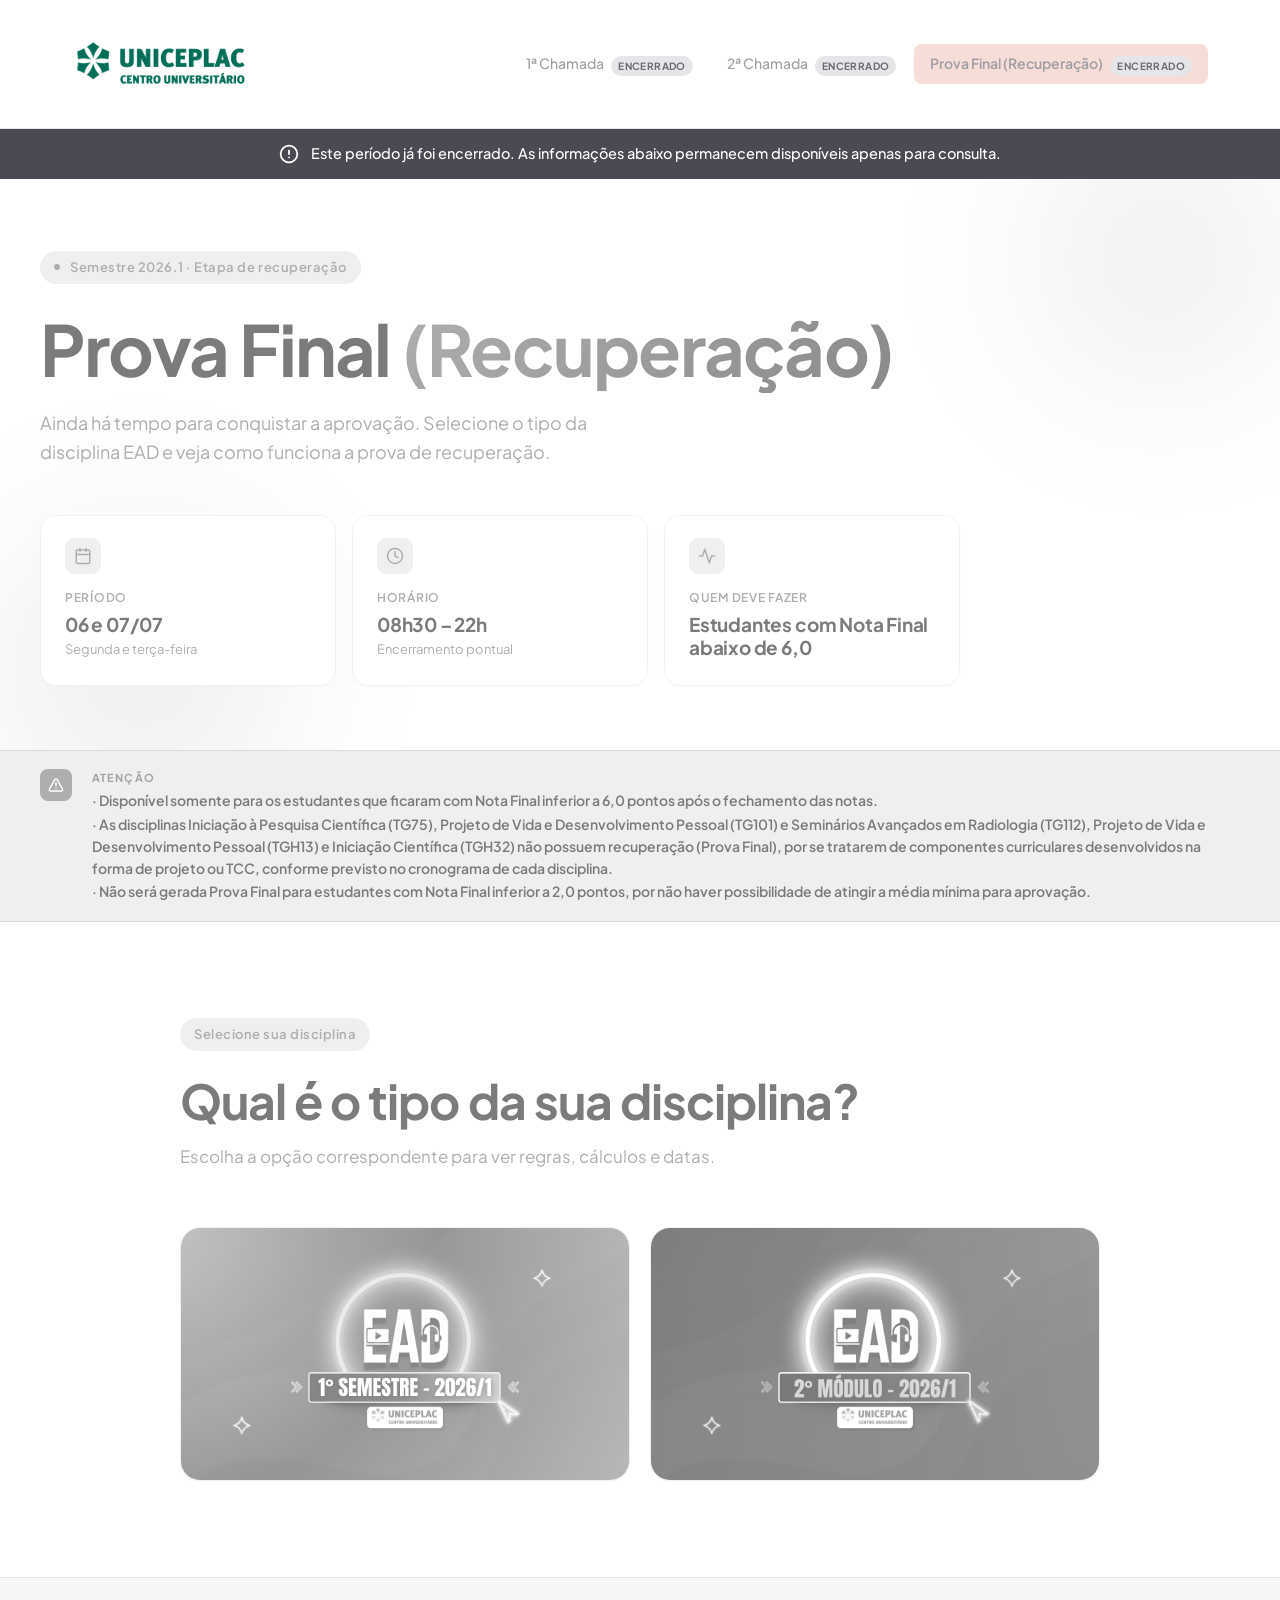
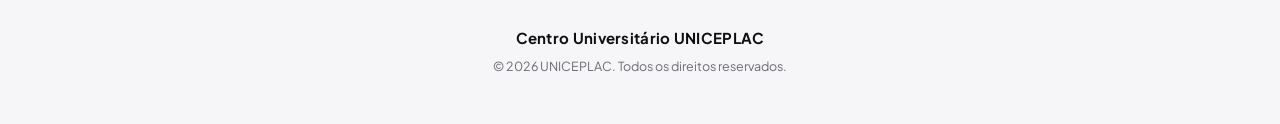
<file: provas-finais.html>
<!DOCTYPE html>
<html lang="pt-BR">
<head>
  <meta charset="UTF-8">
  <meta name="viewport" content="width=device-width, initial-scale=1.0">
  <title>Prova de Recuperação — UNICEPLAC</title>
  <link rel="preconnect" href="https://fonts.googleapis.com">
  <link rel="preconnect" href="https://fonts.gstatic.com" crossorigin>
  <link href="https://fonts.googleapis.com/css2?family=Plus+Jakarta+Sans:wght@400;500;600;700;800&display=swap" rel="stylesheet">
  <link rel="stylesheet" href="style.css">
</head>
<body class="tema-coral">

<!-- ── HEADER ── -->
<header>
  <div class="header-inner">
    <a href="index.html" class="logo-link" aria-label="Página inicial">
      <img src="logo.png" alt="UNICEPLAC" class="logo-img">
    </a>
    <nav>
      <a href="index.html">1ª Chamada</a>
      <a href="segunda-chamada.html">2ª Chamada</a>
      <a href="provas-finais.html" class="ativo">Prova Final (Recuperação)</a>
    </nav>
  </div>
</header>

<!-- ── HERO ── -->
<section class="hero hero-sutil">
  <div class="hero-gradient" aria-hidden="true"></div>
  <div class="hero-inner">
    <div class="hero-kicker">
      <span class="hero-kicker-dot"></span>
      Semestre 2026.1 · Etapa de recuperação
    </div>
    <h1>Prova Final <span class="hero-em"> (Recuperação) </span></h1>
    <p class="hero-sub">Ainda há tempo para conquistar a aprovação. Selecione o tipo da disciplina EAD e veja como funciona a prova de recuperação.</p>
    <div class="hero-cards">
      <div class="hero-card">
        <div class="hero-card-icon">
          <svg xmlns="http://www.w3.org/2000/svg" viewBox="0 0 24 24" fill="none" stroke="currentColor" stroke-width="2" stroke-linecap="round" stroke-linejoin="round"><rect width="18" height="18" x="3" y="4" rx="2"/><path d="M16 2v4M8 2v4M3 10h18"/></svg>
        </div>
        <div class="hero-card-label">Período</div>
        <div class="hero-card-value">06 e 07/07</div>
        <div class="hero-card-sub">Segunda e terça-feira</div>
      </div>
      <div class="hero-card">
        <div class="hero-card-icon">
          <svg xmlns="http://www.w3.org/2000/svg" viewBox="0 0 24 24" fill="none" stroke="currentColor" stroke-width="2" stroke-linecap="round" stroke-linejoin="round"><circle cx="12" cy="12" r="10"/><polyline points="12 6 12 12 16 14"/></svg>
        </div>
        <div class="hero-card-label">Horário</div>
        <div class="hero-card-value">08h30 – 22h</div>
        <div class="hero-card-sub">Encerramento pontual</div>
      </div>
      <div class="hero-card">
        <div class="hero-card-icon">
          <svg xmlns="http://www.w3.org/2000/svg" viewBox="0 0 24 24" fill="none" stroke="currentColor" stroke-width="2" stroke-linecap="round" stroke-linejoin="round"><polyline points="22 12 18 12 15 21 9 3 6 12 2 12"/></svg>
        </div>
        <div class="hero-card-label">Quem deve fazer</div>
        <div class="hero-card-value">Estudantes com Nota Final abaixo de 6,0</div>
        <div class="hero-card-sub"></div>
      </div>
    </div>
  </div>
</section>

<!-- ── BARRA DE ATENÇÃO ── -->
<div class="alerta-bar">
  <div class="alerta-inner">
    <div class="alerta-icon">
      <svg xmlns="http://www.w3.org/2000/svg" viewBox="0 0 24 24" fill="none" stroke="currentColor" stroke-width="2.2" stroke-linecap="round" stroke-linejoin="round"><path d="m21.73 18-8-14a2 2 0 0 0-3.48 0l-8 14A2 2 0 0 0 4 21h16a2 2 0 0 0 1.73-3Z"/><line x1="12" x2="12" y1="9" y2="13"/><line x1="12" x2="12.01" y1="17" y2="17"/></svg>
    </div>
    <div class="alerta-conteudo">
      <div class="alerta-label">Atenção</div>
      <ul class="alerta-items">

        <li><strong>· Disponível somente para os estudantes que ficaram com Nota Final inferior a 6,0 pontos após o fechamento das notas.</strong></li>
        <li><strong>· As disciplinas Iniciação à Pesquisa Científica (TG75), Projeto de Vida e Desenvolvimento Pessoal (TG101) e Seminários Avançados em Radiologia (TG112), Projeto de Vida e Desenvolvimento Pessoal (TGH13) e Iniciação Científica (TGH32) não possuem recuperação (Prova Final), por se tratarem de componentes curriculares desenvolvidos na forma de projeto ou TCC, conforme previsto no cronograma de cada disciplina. </strong></li>
        <li><strong>· Não será gerada Prova Final para estudantes com Nota Final inferior a 2,0 pontos, por não haver possibilidade de atingir a média mínima para aprovação. </strong></li>
      </ul>
    </div>
  </div>
</div>

<!-- ── BANNERS ── -->
<section class="conteudo-prova">
  <div class="section-inner">
    <div class="section-label">Selecione sua disciplina</div>
    <h2 class="section-title">Qual é o tipo da sua disciplina?</h2>
    <p class="section-desc">Escolha a opção correspondente para ver regras, cálculos e datas.</p>

    <div class="banners-grid">

      <a href="final-bimestral.html" class="banner-card" aria-label="Recuperação — Disciplina EAD Bimestral">
        <img src="bimestral.png" alt="Recuperação Prova Final — Disciplina EAD Bimestral — 1º Semestre 2026/1" class="banner-img">
      </a>

      <a href="final-modular.html" class="banner-card" aria-label="Recuperação — Disciplina EAD Modular">
        <img src="modular.png" alt="Recuperação Prova Final — Disciplina EAD Modular — 2º Módulo 2026/1" class="banner-img">
      </a>

    </div>
  </div>
</section>

<!-- ── FOOTER ── -->
<footer>
  <div class="footer-inner">
    <div class="footer-instituicao">Centro Universitário UNICEPLAC</div>
    <div class="footer-meta">© 2026 UNICEPLAC. Todos os direitos reservados.</div>
  </div>
</footer>

<script src="config-etapas.js"></script>
<script src="etapas.js"></script>
<script src="config-aviso.js"></script>
<script src="aviso.js"></script>
</body>
</html>
</file>
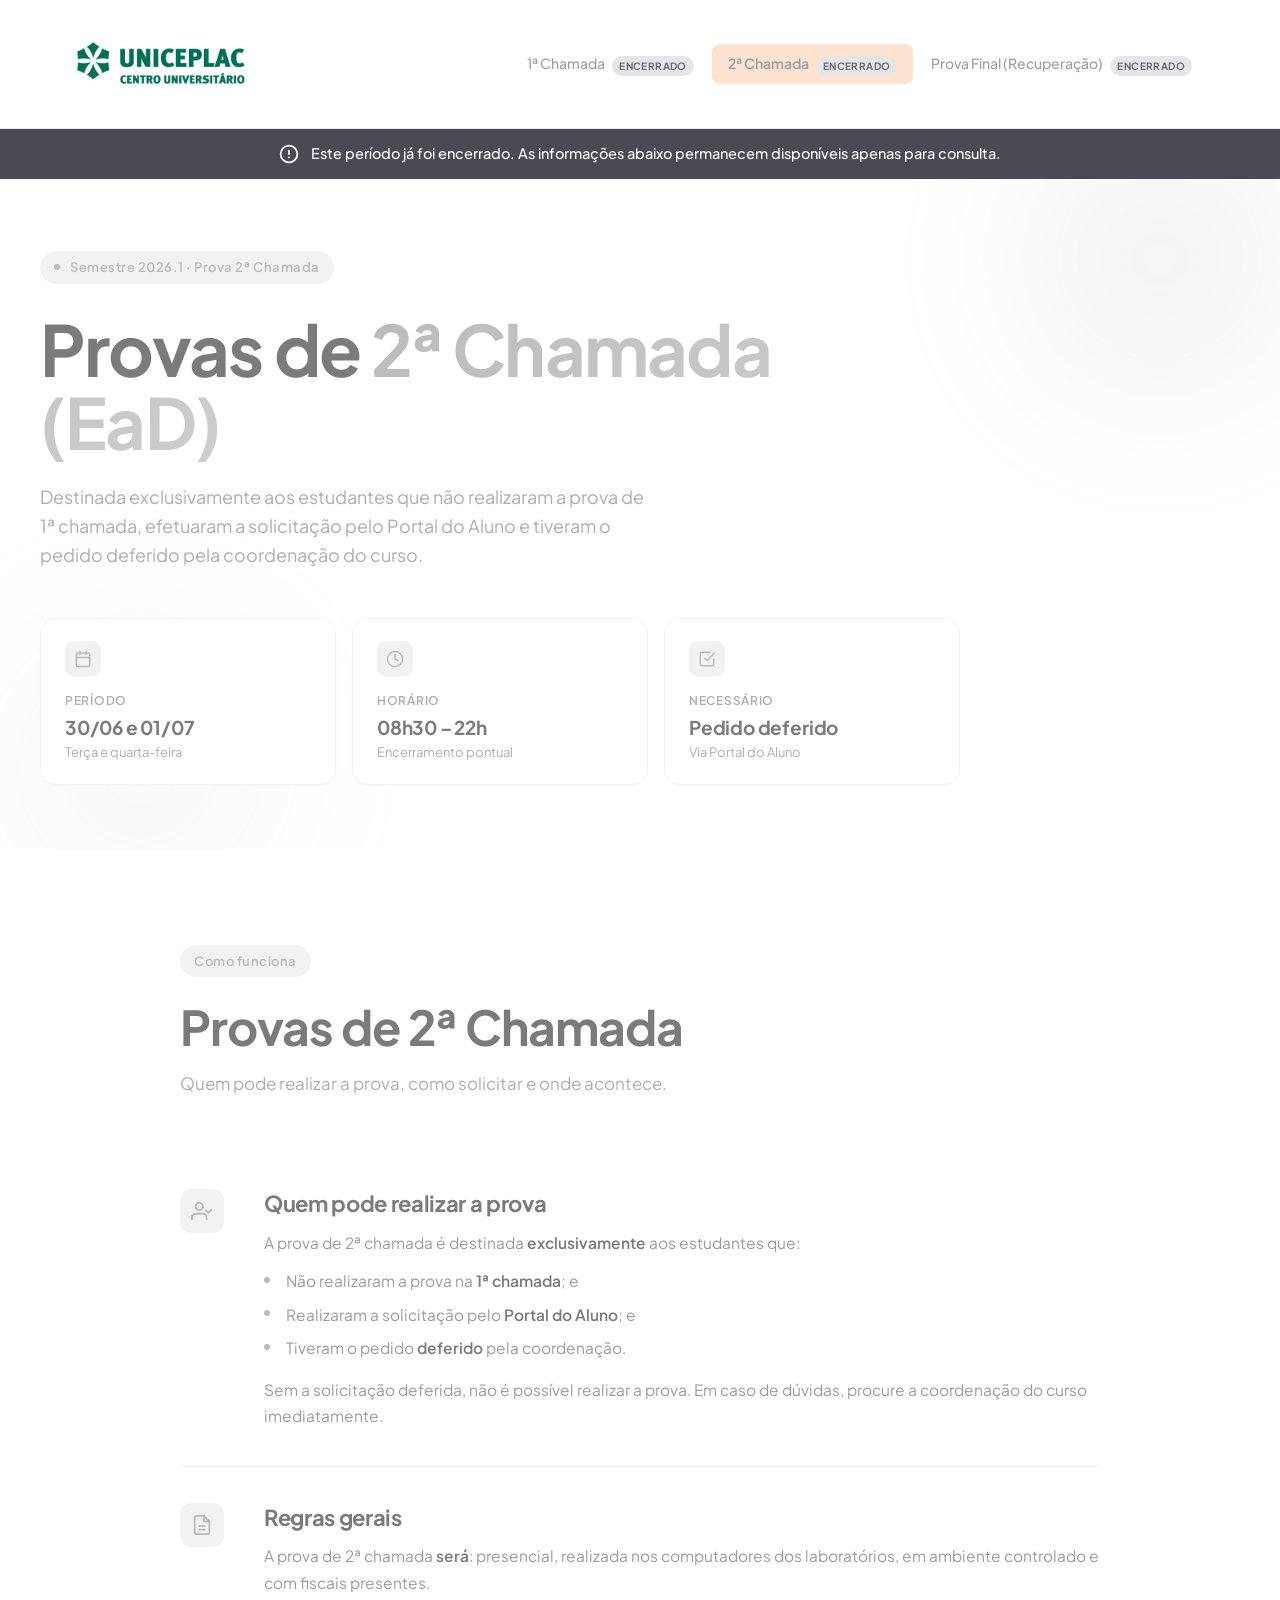
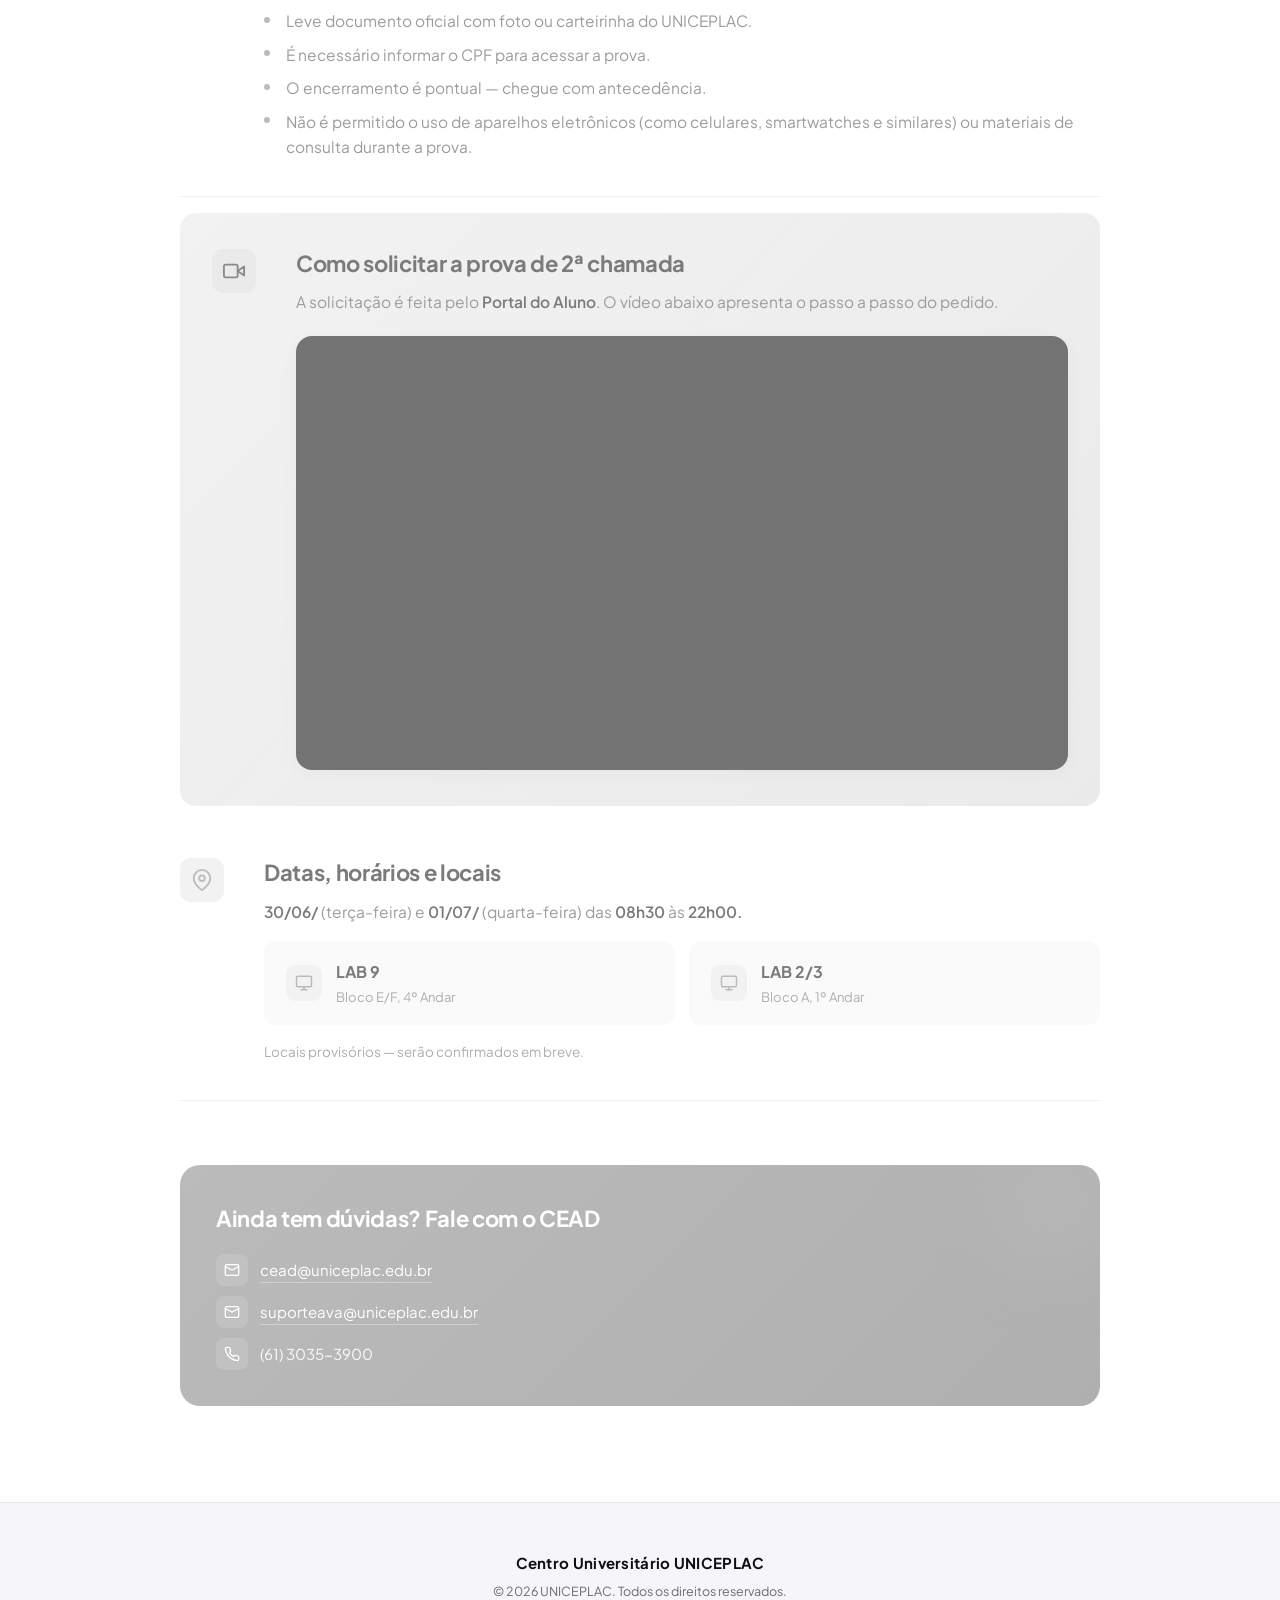
<file: segunda-chamada.html>
<!DOCTYPE html>
<html lang="pt-BR">
<head>
  <meta charset="UTF-8">
  <meta name="viewport" content="width=device-width, initial-scale=1.0">
  <title>Provas de 2ª Chamada — UNICEPLAC</title>
  <link rel="preconnect" href="https://fonts.googleapis.com">
  <link rel="preconnect" href="https://fonts.gstatic.com" crossorigin>
  <link href="https://fonts.googleapis.com/css2?family=Plus+Jakarta+Sans:wght@400;500;600;700;800&display=swap" rel="stylesheet">
  <link rel="stylesheet" href="style.css">
</head>
<body class="tema-laranja">

<!-- ── HEADER ── -->
<header>
  <div class="header-inner">
    <a href="index.html" class="logo-link" aria-label="Página inicial">
      <img src="logo.png" alt="UNICEPLAC" class="logo-img">
    </a>
    <nav>
      <a href="index.html">1ª Chamada</a>
      <a href="segunda-chamada.html" class="ativo">2ª Chamada</a>
      <a href="provas-finais.html">Prova Final (Recuperação)</a>
    </nav>
  </div>
</header>

<!-- ── HERO SUTIL (sem rede de pontos, só gradient) ── -->
<section class="hero hero-sutil">
  <div class="hero-gradient" aria-hidden="true"></div>
  <div class="hero-inner">
    <div class="hero-kicker">
      <span class="hero-kicker-dot"></span>
      Semestre 2026.1 · Prova 2ª Chamada
    </div>
    <h1>Provas de <span class="hero-em">2ª Chamada (EaD)</span></h1>
    <p class="hero-sub">Destinada exclusivamente aos estudantes que não realizaram a prova de 1ª chamada, efetuaram a solicitação pelo Portal do Aluno e tiveram o pedido deferido pela coordenação do curso.</p>
    <div class="hero-cards">
      <div class="hero-card">
        <div class="hero-card-icon">
          <svg xmlns="http://www.w3.org/2000/svg" viewBox="0 0 24 24" fill="none" stroke="currentColor" stroke-width="2" stroke-linecap="round" stroke-linejoin="round"><rect width="18" height="18" x="3" y="4" rx="2"/><path d="M16 2v4M8 2v4M3 10h18"/></svg>
        </div>
        <div class="hero-card-label">Período</div>
        <div class="hero-card-value">30/06 e 01/07</div>
        <div class="hero-card-sub">Terça e quarta-feira</div>
      </div>
      <div class="hero-card">
        <div class="hero-card-icon">
          <svg xmlns="http://www.w3.org/2000/svg" viewBox="0 0 24 24" fill="none" stroke="currentColor" stroke-width="2" stroke-linecap="round" stroke-linejoin="round"><circle cx="12" cy="12" r="10"/><polyline points="12 6 12 12 16 14"/></svg>
        </div>
        <div class="hero-card-label">Horário</div>
        <div class="hero-card-value">08h30 – 22h</div>
        <div class="hero-card-sub">Encerramento pontual</div>
      </div>
      <div class="hero-card">
        <div class="hero-card-icon">
          <svg xmlns="http://www.w3.org/2000/svg" viewBox="0 0 24 24" fill="none" stroke="currentColor" stroke-width="2" stroke-linecap="round" stroke-linejoin="round"><path d="M9 11l3 3L22 4"/><path d="M21 12v7a2 2 0 0 1-2 2H5a2 2 0 0 1-2-2V5a2 2 0 0 1 2-2h11"/></svg>
        </div>
        <div class="hero-card-label">Necessário</div>
        <div class="hero-card-value">Pedido deferido</div>
        <div class="hero-card-sub">Via Portal do Aluno</div>
      </div>
    </div>
  </div>
</section>

<!-- ── CONTEÚDO ── -->
<section class="conteudo-prova">
  <div class="section-inner">

    <div class="section-label">Como funciona</div>
    <h2 class="section-title">Provas de 2ª Chamada</h2>
    <p class="section-desc">Quem pode realizar a prova, como solicitar e onde acontece.</p>

    <!-- 1. QUEM PODE -->
    <div class="bloco-info aviso">
      <div class="bloco-icon">
        <svg xmlns="http://www.w3.org/2000/svg" viewBox="0 0 24 24" fill="none" stroke="currentColor" stroke-width="2" stroke-linecap="round" stroke-linejoin="round"><path d="M17 21v-2a4 4 0 0 0-4-4H5a4 4 0 0 0-4 4v2"/><circle cx="9" cy="7" r="4"/><path d="m22 11-3 3-3-3"/></svg>
      </div>
      <div class="bloco-conteudo">
        <h3>Quem pode realizar a prova</h3>
        <p>A prova de 2ª chamada é destinada <strong>exclusivamente</strong> aos estudantes que:</p>
        <ul>
          <li>Não realizaram a prova na <strong>1ª chamada</strong>; e</li>
          <li>Realizaram a solicitação pelo <strong>Portal do Aluno</strong>; e</li>
          <li>Tiveram o pedido <strong>deferido</strong> pela coordenação.</li>
        </ul>
        <p>Sem a solicitação deferida, não é possível realizar a prova. Em caso de dúvidas, procure a coordenação do curso imediatamente.</p>
      </div>
    </div>

    <!-- 2. REGRAS GERAIS -->
    <div class="bloco-info">
      <div class="bloco-icon">
        <svg xmlns="http://www.w3.org/2000/svg" viewBox="0 0 24 24" fill="none" stroke="currentColor" stroke-width="2" stroke-linecap="round" stroke-linejoin="round"><path d="M14 2H6a2 2 0 0 0-2 2v16a2 2 0 0 0 2 2h12a2 2 0 0 0 2-2V8z"/><path d="M14 2v6h6"/><path d="M9 13h6M9 17h6"/></svg>
      </div>
      <div class="bloco-conteudo">
        <h3>Regras gerais</h3>
        <p>A prova de 2ª chamada <strong>será</strong>: presencial, realizada nos computadores dos laboratórios, em ambiente controlado e com fiscais presentes.</p>
        <ul>
          <li>Leve documento oficial com foto ou carteirinha do UNICEPLAC.</li>
          <li>É necessário informar o CPF para acessar a prova.</li>
          <li>O encerramento é pontual — chegue com antecedência.</li>
          <li>Não é permitido o uso de aparelhos eletrônicos (como celulares, smartwatches e similares) ou materiais de consulta durante a prova.</li>
        </ul>
      </div>
    </div>

    <!-- 3. VÍDEO -->
    <div class="bloco-info destaque">
      <div class="bloco-icon">
        <svg xmlns="http://www.w3.org/2000/svg" viewBox="0 0 24 24" fill="none" stroke="currentColor" stroke-width="2" stroke-linecap="round" stroke-linejoin="round"><polygon points="23 7 16 12 23 17 23 7"/><rect width="15" height="14" x="1" y="5" rx="2" ry="2"/></svg>
      </div>
      <div class="bloco-conteudo">
        <h3>Como solicitar a prova de 2ª chamada</h3>
        <p>A solicitação é feita pelo <strong>Portal do Aluno</strong>. O vídeo abaixo apresenta o passo a passo do pedido.</p>
        <div class="video-wrap">
          <div class="video-ratio">
            <iframe
              src="https://www.youtube.com/embed/NgGO5NIt-NQ"
              title="Como solicitar a prova de 2ª chamada"
              allow="accelerometer; autoplay; clipboard-write; encrypted-media; gyroscope; picture-in-picture"
              allowfullscreen></iframe>
          </div>
        </div>
      </div>
    </div>

    <!-- 4. LOCAIS -->
    <div class="bloco-info">
      <div class="bloco-icon">
        <svg xmlns="http://www.w3.org/2000/svg" viewBox="0 0 24 24" fill="none" stroke="currentColor" stroke-width="2" stroke-linecap="round" stroke-linejoin="round"><path d="M21 10c0 7-9 13-9 13s-9-6-9-13a9 9 0 0 1 18 0z"/><circle cx="12" cy="10" r="3"/></svg>
      </div>
      <div class="bloco-conteudo">
        <h3>Datas, horários e locais</h3>
        <p><strong>30/06/</strong> (terça-feira) e <strong>01/07/</strong> (quarta-feira) das <strong>08h30</strong> às <strong>22h00.</strong></p>
        <div class="locais-grid">
          <div class="local-item">
            <div class="local-item-icon">
              <svg xmlns="http://www.w3.org/2000/svg" viewBox="0 0 24 24" fill="none" stroke="currentColor" stroke-width="2" stroke-linecap="round" stroke-linejoin="round"><rect width="20" height="14" x="2" y="3" rx="2"/><line x1="8" x2="16" y1="21" y2="21"/><line x1="12" x2="12" y1="17" y2="21"/></svg>
            </div>
            <div>
              <div class="local-nome">LAB 9</div>
              <div class="local-detalhe">Bloco E/F, 4º Andar</div>
            </div>
          </div>
          <div class="local-item">
            <div class="local-item-icon">
              <svg xmlns="http://www.w3.org/2000/svg" viewBox="0 0 24 24" fill="none" stroke="currentColor" stroke-width="2" stroke-linecap="round" stroke-linejoin="round"><rect width="20" height="14" x="2" y="3" rx="2"/><line x1="8" x2="16" y1="21" y2="21"/><line x1="12" x2="12" y1="17" y2="21"/></svg>
            </div>
            <div>
              <div class="local-nome">LAB 2/3</div>
              <div class="local-detalhe">Bloco A, 1º Andar</div>
            </div>
          </div>
        </div>
        <p style="font-size:13.5px; color:var(--neutro-60); margin-top: 8px;">Locais provisórios — serão confirmados em breve.</p>
      </div>
    </div>

    <!-- CONTATO -->
    <div class="contato-box">
      <h3>Ainda tem dúvidas? Fale com o CEAD</h3>
      <div class="contato-linhas">
        <div class="contato-linha">
          <span class="icon"><svg xmlns="http://www.w3.org/2000/svg" viewBox="0 0 24 24" fill="none" stroke="currentColor" stroke-width="2" stroke-linecap="round" stroke-linejoin="round"><rect width="20" height="16" x="2" y="4" rx="2"/><path d="m22 7-10 5L2 7"/></svg></span>
          <a href="mailto:cead@uniceplac.edu.br">cead@uniceplac.edu.br</a>
        </div>
        <div class="contato-linha">
          <span class="icon"><svg xmlns="http://www.w3.org/2000/svg" viewBox="0 0 24 24" fill="none" stroke="currentColor" stroke-width="2" stroke-linecap="round" stroke-linejoin="round"><rect width="20" height="16" x="2" y="4" rx="2"/><path d="m22 7-10 5L2 7"/></svg></span>
          <a href="mailto:suporteava@uniceplac.edu.br">suporteava@uniceplac.edu.br</a>
        </div>
        <div class="contato-linha">
          <span class="icon"><svg xmlns="http://www.w3.org/2000/svg" viewBox="0 0 24 24" fill="none" stroke="currentColor" stroke-width="2" stroke-linecap="round" stroke-linejoin="round"><path d="M22 16.92v3a2 2 0 0 1-2.18 2 19.79 19.79 0 0 1-8.63-3.07 19.5 19.5 0 0 1-6-6 19.79 19.79 0 0 1-3.07-8.67A2 2 0 0 1 4.11 2h3a2 2 0 0 1 2 1.72 12.84 12.84 0 0 0 .7 2.81 2 2 0 0 1-.45 2.11L8.09 9.91a16 16 0 0 0 6 6l1.27-1.27a2 2 0 0 1 2.11-.45 12.84 12.84 0 0 0 2.81.7A2 2 0 0 1 22 16.92z"/></svg></span>
          (61) 3035-3900
        </div>
      </div>
    </div>

  </div>
</section>

<!-- ── FOOTER ── -->
<footer>
  <div class="footer-inner">
    <div class="footer-instituicao">Centro Universitário UNICEPLAC</div>
    <div class="footer-meta">© 2026 UNICEPLAC. Todos os direitos reservados.</div>
  </div>
</footer>

<script src="config-etapas.js"></script>
<script src="etapas.js"></script>
<script src="config-aviso.js"></script>
<script src="aviso.js"></script>
</body>
</html>
</file>
<file: style.css>
/* ─────────────────────────────────────────────
   UNICEPLAC — Provas EAD
   Estética: Hostinger claro + paleta institucional
   ───────────────────────────────────────────── */

*, *::before, *::after { box-sizing: border-box; margin: 0; padding: 0; }

:root {
  /* Paleta oficial UNICEPLAC */
  --verde:        #00734F;   /* Pantone 328 U */
  --verde-tinta:  #005a3e;   /* hover */
  --verde-claro:  #b4d2c2;   /* Pantone 565 U */
  --verde-suave:  #cfe6db;   /* fundo verde mais vivo */

  --laranja:      #d97324;   /* mais saturado que o original */
  --laranja-tinta:#bd5f17;
  --laranja-suave:#fbe3cf;

  --roxo:         #421b71;   /* Pantone Medium Purple U */
  --roxo-tinta:   #341259;
  --roxo-suave:   #e2d5f0;   /* fundo roxo mais vivo */

  --coral:        #cf5340;   /* vermelho lavado — recuperação */
  --coral-tinta:  #b23f2e;
  --coral-suave:  #f7ddd7;

  /* ── VARIÁVEIS DE TEMA (padrão: verde) ── */
  --tema:         var(--verde);
  --tema-tinta:   var(--verde-tinta);
  --tema-suave:   var(--verde-suave);
  --tema-grad-a:  var(--verde);
  --tema-grad-b:  var(--roxo);

  /* Neutros — escala completa */
  --tinta:        #0f0f12;   /* texto principal — quase preto */
  --grafite:      #2d2d33;
  --neutro-70:    #4a4a52;
  --neutro-60:    #6b6b73;
  --neutro-40:    #9e9ea4;
  --neutro-20:    #d8d8dc;
  --neutro-15:    #e6e6e9;
  --neutro-10:    #ededef;
  --neutro-05:    #f6f6f8;
  --branco:       #ffffff;

  /* Sombras sutis */
  --sombra-sm:    0 1px 2px rgba(15, 15, 18, 0.04);
  --sombra-md:    0 4px 16px rgba(15, 15, 18, 0.06);
}

/* ── TEMAS POR PÁGINA ── */
body.tema-laranja {
  --tema:        var(--laranja);
  --tema-tinta:  var(--laranja-tinta);
  --tema-suave:  var(--laranja-suave);
  --tema-grad-a: var(--laranja);
  --tema-grad-b: #e89a4f;
}

body.tema-coral {
  --tema:        var(--coral);
  --tema-tinta:  var(--coral-tinta);
  --tema-suave:  var(--coral-suave);
  --tema-grad-a: var(--coral);
  --tema-grad-b: var(--roxo);
}

html { scroll-behavior: smooth; }

body {
  font-family: 'Plus Jakarta Sans', -apple-system, BlinkMacSystemFont, sans-serif;
  color: var(--tinta);
  background: var(--branco);
  font-size: 16px;
  line-height: 1.6;
  font-weight: 400;
  -webkit-font-smoothing: antialiased;
  -moz-osx-font-smoothing: grayscale;
  text-rendering: optimizeLegibility;
}

/* Conteúdo apenas pra leitores de tela */
.sr-only {
  position: absolute;
  width: 1px; height: 1px;
  padding: 0; margin: -1px;
  overflow: hidden;
  clip: rect(0, 0, 0, 0);
  white-space: nowrap;
  border: 0;
}

/* ─────────────────────────────────────────────
   HEADER
   ───────────────────────────────────────────── */
header {
  background: rgba(255, 255, 255, 0.85);
  backdrop-filter: blur(12px);
  -webkit-backdrop-filter: blur(12px);
  border-bottom: 1px solid var(--neutro-15);
  position: sticky;
  top: 0;
  z-index: 100;
}

.header-inner {
  max-width: 1200px;
  margin: 0 auto;
  padding: 14px 32px;
  display: flex;
  align-items: center;
  justify-content: space-between;
  gap: 24px;
}

.logo-link {
  display: inline-flex;
  align-items: center;
  cursor: pointer;
  text-decoration: none;
  background: transparent;
  border: 0;
  padding: 0;
  font-family: inherit;
}

/* Logo branca tingida em verde UNICEPLAC via filter */
.logo-img {
  height: 100px;
  width: auto;
  display: block;
  filter: brightness(0) saturate(100%)
          invert(28%) sepia(85%) saturate(680%)
          hue-rotate(125deg) brightness(94%) contrast(101%);
  transition: opacity 0.15s ease;
}

.logo-link:hover .logo-img { opacity: 0.75; }

nav {
  display: flex;
  gap: 2px;
  align-items: center;
}

nav a {
  color: var(--grafite);
  text-decoration: none;
  font-size: 14px;
  font-weight: 500;
  padding: 8px 16px;
  border-radius: 8px;
  transition: all 0.15s ease;
}

nav a:hover {
  color: var(--tema);
  background: var(--tema-suave);
}

nav a.ativo {
  color: var(--tema);
  background: var(--tema-suave);
  font-weight: 600;
}

/* ─────────────────────────────────────────────
   HERO
   ───────────────────────────────────────────── */
.hero {
  position: relative;
  padding: 96px 32px 88px;
  overflow: hidden;
  background: var(--branco);
}

/* Canvas da animação fica atrás do conteúdo */
.hero-canvas {
  position: absolute;
  inset: 0;
  width: 100%;
  height: 100%;
  pointer-events: none;
  z-index: 0;
}

/* Gradient blob colorido (estilo Invofy, paleta UNICEPLAC) */
.hero-gradient {
  position: absolute;
  inset: 0;
  z-index: 0;
  pointer-events: none;
  overflow: hidden;
}

.hero-gradient::before,
.hero-gradient::after {
  content: '';
  position: absolute;
  border-radius: 50%;
  filter: blur(80px);
  opacity: 0.55;
  will-change: transform;
}

.hero-gradient::before {
  width: 540px;
  height: 540px;
  background: radial-gradient(circle, var(--tema-grad-a) 0%, transparent 65%);
  top: -120px;
  right: -80px;
  animation: drift-1 22s ease-in-out infinite;
}

.hero-gradient::after {
  width: 480px;
  height: 480px;
  background: radial-gradient(circle, var(--tema-grad-b) 0%, transparent 65%);
  bottom: -160px;
  left: -100px;
  animation: drift-2 28s ease-in-out infinite;
  opacity: 0.35;
}

@keyframes drift-1 {
  0%, 100% { transform: translate(0, 0) scale(1); }
  33%      { transform: translate(-40px, 30px) scale(1.05); }
  66%      { transform: translate(20px, -20px) scale(0.95); }
}

@keyframes drift-2 {
  0%, 100% { transform: translate(0, 0) scale(1); }
  50%      { transform: translate(60px, -40px) scale(1.08); }
}

/* Pra heros mais sutis (páginas internas) */
.hero.hero-sutil {
  padding: 72px 32px 64px;
}

.hero.hero-sutil .hero-gradient::before { opacity: 0.3; width: 400px; height: 400px; }
.hero.hero-sutil .hero-gradient::after { opacity: 0.2; }

.hero-inner {
  position: relative;
  z-index: 2;
  max-width: 1200px;
  margin: 0 auto;
}

/* Kicker — texto pequeno acima do título */
.hero-kicker {
  display: inline-flex;
  align-items: center;
  gap: 10px;
  font-size: 13px;
  font-weight: 600;
  letter-spacing: 0.04em;
  color: var(--tema);
  background: var(--tema-suave);
  padding: 6px 14px;
  border-radius: 100px;
  margin-bottom: 28px;
}

.hero-kicker-dot {
  width: 6px; height: 6px;
  border-radius: 50%;
  background: var(--tema);
  animation: pulse 2.4s ease-in-out infinite;
}

@keyframes pulse {
  0%, 100% { opacity: 1; transform: scale(1); }
  50%      { opacity: 0.5; transform: scale(0.8); }
}

.hero h1 {
  font-size: clamp(40px, 5.5vw, 72px);
  font-weight: 700;
  line-height: 1.05;
  letter-spacing: -0.025em;
  color: var(--tinta);
  margin-bottom: 24px;
  max-width: 920px;
}

.hero h1 .hero-em {
  background: linear-gradient(135deg, var(--tema-grad-a) 0%, var(--tema-grad-b) 100%);
  -webkit-background-clip: text;
  -webkit-text-fill-color: transparent;
  background-clip: text;
  font-style: normal;
}

.hero-sub {
  font-size: 18px;
  color: var(--neutro-60);
  max-width: 620px;
  margin-bottom: 48px;
  line-height: 1.6;
  font-weight: 400;
}

/* Cards de info rápida (hero) — estilo Hostinger */
.hero-cards {
  display: grid;
  grid-template-columns: repeat(auto-fit, minmax(220px, 1fr));
  gap: 16px;
  max-width: 920px;
}

.hero-card {
  background: var(--branco);
  border: 1px solid var(--neutro-15);
  border-radius: 16px;
  padding: 22px 24px;
  box-shadow: var(--sombra-sm);
  transition: all 0.2s ease;
}

.hero-card:hover {
  border-color: var(--tema);
  box-shadow: var(--sombra-md);
  transform: translateY(-2px);
}

.hero-card-icon {
  display: inline-flex;
  align-items: center;
  justify-content: center;
  width: 36px;
  height: 36px;
  border-radius: 9px;
  background: var(--tema-suave);
  color: var(--tema);
  margin-bottom: 14px;
}

.hero-card-icon svg { width: 18px; height: 18px; }

.hero-card-label {
  font-size: 12px;
  text-transform: uppercase;
  letter-spacing: 0.06em;
  color: var(--neutro-60);
  margin-bottom: 6px;
  font-weight: 600;
}

.hero-card-value {
  font-size: 19px;
  font-weight: 700;
  line-height: 1.2;
  color: var(--tinta);
  letter-spacing: -0.01em;
}

.hero-card-sub {
  font-size: 13px;
  color: var(--neutro-60);
  margin-top: 4px;
  line-height: 1.45;
}

/* ─────────────────────────────────────────────
   BARRA DE ATENÇÃO
   ───────────────────────────────────────────── */
.alerta-bar {
  background: var(--tema-suave);
  border-top: 1px solid color-mix(in srgb, var(--tema) 30%, transparent);
  border-bottom: 1px solid color-mix(in srgb, var(--tema) 30%, transparent);
  padding: 18px 32px;
  position: relative;
  z-index: 2;
}

.alerta-inner {
  max-width: 1200px;
  margin: 0 auto;
  display: flex;
  align-items: flex-start;
  gap: 20px;
}

.alerta-icon {
  flex-shrink: 0;
  width: 32px;
  height: 32px;
  border-radius: 8px;
  background: var(--tema);
  color: var(--branco);
  display: inline-flex;
  align-items: center;
  justify-content: center;
}

.alerta-icon svg { width: 16px; height: 16px; }

.alerta-conteudo {
  flex: 1;
}

.alerta-label {
  font-size: 11px;
  font-weight: 700;
  letter-spacing: 0.1em;
  text-transform: uppercase;
  color: var(--tema-tinta);
  margin-bottom: 4px;
}

.alerta-items {
  list-style: none;
  display: flex;
  flex-direction: column;
  gap: 2px;
  font-size: 14px;
  color: var(--grafite);
  line-height: 1.55;
}

.alerta-items strong { color: var(--tinta); font-weight: 600; }

/* ─────────────────────────────────────────────
   SEÇÕES GERAIS
   ───────────────────────────────────────────── */
section { padding: 96px 32px; }
.section-inner { max-width: 1200px; margin: 0 auto; }

.section-label {
  display: inline-flex;
  align-items: center;
  gap: 10px;
  font-size: 13px;
  font-weight: 600;
  letter-spacing: 0.04em;
  color: var(--tema);
  background: var(--tema-suave);
  padding: 6px 14px;
  border-radius: 100px;
  margin-bottom: 24px;
}

.section-title {
  font-size: clamp(32px, 4vw, 48px);
  font-weight: 700;
  line-height: 1.1;
  letter-spacing: -0.02em;
  color: var(--tinta);
  margin-bottom: 16px;
  max-width: 720px;
}

.section-desc {
  color: var(--neutro-60);
  font-size: 17px;
  max-width: 620px;
  margin-bottom: 56px;
  line-height: 1.6;
}

/* ─────────────────────────────────────────────
   FAQ — grid Hostinger (ícone + título + texto)
   ───────────────────────────────────────────── */
#faq { background: var(--neutro-05); }

.faq-grid {
  display: grid;
  grid-template-columns: repeat(auto-fit, minmax(300px, 1fr));
  gap: 48px 32px;
}

.faq-bloco {
  display: flex;
  flex-direction: column;
}

.faq-icon {
  display: inline-flex;
  align-items: center;
  justify-content: center;
  width: 44px;
  height: 44px;
  border-radius: 11px;
  background: var(--tema-suave);
  color: var(--tema);
  margin-bottom: 18px;
}

.faq-icon svg { width: 22px; height: 22px; }

.faq-bloco.aviso .faq-icon {
  background: var(--laranja-suave);
  color: var(--laranja);
}

.faq-bloco.destaque .faq-icon {
  background: var(--roxo-suave);
  color: var(--roxo);
}

.faq-titulo {
  font-size: 19px;
  font-weight: 700;
  letter-spacing: -0.01em;
  color: var(--tinta);
  margin-bottom: 10px;
  line-height: 1.3;
}

.faq-texto {
  font-size: 15px;
  color: var(--neutro-60);
  line-height: 1.65;
}

.faq-texto strong { color: var(--tinta); font-weight: 600; }

/* ─────────────────────────────────────────────
   LABORATÓRIOS — tabela
   ───────────────────────────────────────────── */
#labs { background: var(--branco); }

.labs-controls {
  display: flex;
  flex-wrap: wrap;
  gap: 28px;
  margin-bottom: 32px;
  align-items: flex-end;
}

.labs-controls label {
  display: block;
  font-size: 11px;
  font-weight: 700;
  color: var(--neutro-60);
  text-transform: uppercase;
  letter-spacing: 0.1em;
  margin-bottom: 10px;
}

.filter-group { display: flex; flex-direction: column; }
.filter-group .botoes {
  display: inline-flex;
  background: var(--neutro-05);
  padding: 4px;
  border-radius: 12px;
  gap: 2px;
}

.filter-btn,
.turno-btn {
  padding: 8px 16px;
  border: 0;
  background: transparent;
  font-size: 13px;
  font-weight: 500;
  cursor: pointer;
  font-family: inherit;
  color: var(--neutro-60);
  border-radius: 8px;
  transition: all 0.15s ease;
}

.filter-btn:hover,
.turno-btn:hover {
  color: var(--tinta);
}

.filter-btn.ativo,
.turno-btn.ativo {
  background: var(--branco);
  color: var(--tema);
  box-shadow: var(--sombra-sm);
}

.table-wrap {
  overflow-x: auto;
  border: 1px solid var(--neutro-15);
  border-radius: 16px;
  background: var(--branco);
  box-shadow: var(--sombra-sm);
}

table {
  width: 100%;
  border-collapse: collapse;
  min-width: 760px;
  font-size: 13.5px;
}

thead tr {
  background: var(--neutro-05);
  border-bottom: 1px solid var(--neutro-15);
}

thead th {
  padding: 16px 14px;
  text-align: center;
  font-weight: 700;
  font-size: 11px;
  letter-spacing: 0.08em;
  text-transform: uppercase;
  white-space: nowrap;
  color: var(--neutro-70);
}

thead th:first-child,
thead th:nth-child(2),
thead th:nth-child(3) { text-align: left; }

thead th.col-sabado {
  background: var(--laranja-suave);
  color: var(--laranja);
}

.th-dia { display: block; font-size: 11.5px; }
.th-data { font-size: 11px; color: var(--neutro-60); display: block; margin-top: 2px; font-weight: 500; text-transform: none; letter-spacing: 0; }
.th-nota { font-size: 10px; color: var(--laranja); display: block; margin-top: 4px; font-style: italic; letter-spacing: 0; text-transform: none; font-weight: 500; }

tbody tr { transition: background 0.1s; }
tbody tr:hover { background: var(--neutro-05); }

tbody tr.bloco-header td {
  background: var(--neutro-05);
  color: var(--neutro-70);
  font-weight: 700;
  font-size: 11px;
  letter-spacing: 0.12em;
  text-transform: uppercase;
  padding: 10px 16px;
  border-top: 1px solid var(--neutro-15);
}

tbody td {
  padding: 14px 14px;
  border-bottom: 1px solid var(--neutro-10);
  vertical-align: middle;
  color: var(--tinta);
}

tbody tr:last-child td { border-bottom: 0; }
tbody td.col-sabado { background: rgba(214, 135, 73, 0.03); }
tbody tr:hover td.col-sabado { background: rgba(214, 135, 73, 0.07); }

.badge-bloco {
  display: inline-flex;
  align-items: center;
  justify-content: center;
  min-width: 28px;
  height: 26px;
  padding: 0 8px;
  font-weight: 700;
  font-size: 12px;
  color: var(--tema);
  background: var(--tema-suave);
  border-radius: 6px;
}

.lab-nome { font-weight: 600; font-size: 14px; color: var(--tinta); display: block; }
.lab-local { font-size: 12px; color: var(--neutro-60); margin-top: 2px; display: block; }

.turno-tag {
  font-size: 12.5px;
  font-weight: 600;
  color: var(--tinta);
  display: block;
}
.turno-horario { font-size: 11.5px; color: var(--neutro-60); display: block; margin-top: 2px; }

.status-cell { text-align: center; }

.dot {
  display: inline-flex;
  align-items: center;
  gap: 6px;
  font-size: 12.5px;
  font-weight: 500;
  color: var(--neutro-70);
  white-space: nowrap;
}

.dot::before {
  content: '';
  width: 7px; height: 7px;
  border-radius: 50%;
  flex-shrink: 0;
}

.disp { color: var(--verde); }
.disp::before { background: var(--verde); box-shadow: 0 0 0 3px rgba(0, 115, 79, 0.12); }

.indisp { color: var(--neutro-40); }
.indisp::before { background: var(--neutro-40); }

.legenda {
  display: flex;
  flex-wrap: wrap;
  gap: 14px 28px;
  margin-top: 24px;
  font-size: 13px;
  color: var(--neutro-60);
  align-items: center;
}

.legenda-item { display: flex; align-items: center; gap: 8px; }

.legenda-dot {
  width: 8px; height: 8px;
  border-radius: 50%;
  flex-shrink: 0;
}

.legenda-sabado {
  font-size: 12.5px;
  color: var(--laranja);
  font-weight: 500;
  padding: 4px 12px;
  background: var(--laranja-suave);
  border-radius: 100px;
}

/* ─────────────────────────────────────────────
   CONTEÚDO DAS PÁGINAS DE PROVA
   ───────────────────────────────────────────── */
.conteudo-prova { background: var(--branco); }

.conteudo-prova .section-inner { max-width: 920px; }

.voltar-link {
  display: inline-flex;
  align-items: center;
  gap: 6px;
  font-size: 13.5px;
  font-weight: 500;
  color: var(--neutro-60);
  text-decoration: none;
  margin-bottom: 32px;
  padding: 6px 12px;
  border-radius: 8px;
  transition: all 0.15s;
}

.voltar-link:hover {
  color: var(--tema);
  background: var(--tema-suave);
}

/* Blocos de info — estilo Hostinger: ícone + título + texto */
.bloco-info {
  padding: 36px 0;
  border-bottom: 1px solid var(--neutro-15);
  display: grid;
  grid-template-columns: 56px 1fr;
  gap: 28px;
}

.bloco-info:last-of-type { border-bottom: 0; }

.bloco-info .bloco-icon {
  display: inline-flex;
  align-items: center;
  justify-content: center;
  width: 44px;
  height: 44px;
  border-radius: 11px;
  background: var(--tema-suave);
  color: var(--tema);
  flex-shrink: 0;
}

.bloco-info .bloco-icon svg { width: 22px; height: 22px; }

.bloco-info.aviso .bloco-icon {
  background: var(--laranja-suave);
  color: var(--laranja);
}

.bloco-info.destaque {
  background: linear-gradient(135deg, var(--tema-suave) 0%, var(--roxo-suave) 100%);
  padding: 36px 32px;
  border-radius: 16px;
  border-bottom: 0;
  margin: 16px 0;
}

.bloco-info.destaque .bloco-icon {
  background: var(--roxo-suave);
  color: var(--roxo);
}

.bloco-info h3 {
  font-size: 22px;
  font-weight: 700;
  letter-spacing: -0.015em;
  color: var(--tinta);
  margin-bottom: 12px;
  line-height: 1.3;
}

.bloco-info .bloco-conteudo > *:last-child { margin-bottom: 0; }

.bloco-info p {
  font-size: 15.5px;
  color: var(--neutro-70);
  line-height: 1.7;
  margin-bottom: 12px;
}

.bloco-info strong { color: var(--tinta); font-weight: 600; }

.bloco-info ul {
  margin: 12px 0 16px;
  padding-left: 0;
  list-style: none;
  display: flex;
  flex-direction: column;
  gap: 8px;
}

.bloco-info li {
  font-size: 15.5px;
  color: var(--neutro-70);
  line-height: 1.65;
  position: relative;
  padding-left: 22px;
}

.bloco-info li::before {
  content: '';
  position: absolute;
  left: 0;
  top: 0.55em;
  width: 6px;
  height: 6px;
  border-radius: 50%;
  background: var(--tema);
}

.bloco-info.aviso li::before { background: var(--laranja); }
.bloco-info.destaque li::before { background: var(--roxo); }

.bloco-info li strong { color: var(--tinta); font-weight: 600; }

/* Fórmula */
.formula {
  font-size: 16px;
  font-weight: 600;
  color: var(--tema);
  background: var(--branco);
  border: 1px solid var(--tema);
  border-radius: 12px;
  padding: 16px 20px;
  margin: 16px 0;
  text-align: center;
  line-height: 1.6;
}

.formula.roxo { color: var(--roxo); border-color: rgba(66, 27, 113, 0.25); }

/* Exemplo de cálculo */
.exemplo-calc {
  font-size: 14.5px;
  color: var(--neutro-70);
  padding: 14px 18px;
  margin-top: 12px;
  background: var(--neutro-05);
  border-radius: 10px;
  line-height: 1.6;
}

.exemplo-calc strong { color: var(--tinta); font-weight: 600; }

/* Aviso de prazo */
.aviso-prazo {
  display: flex;
  gap: 14px;
  align-items: flex-start;
  background: var(--laranja-suave);
  border-radius: 12px;
  padding: 16px 20px;
  margin: 16px 0;
}

.aviso-prazo-icon {
  flex-shrink: 0;
  width: 28px;
  height: 28px;
  border-radius: 8px;
  background: var(--laranja);
  color: var(--branco);
  display: inline-flex;
  align-items: center;
  justify-content: center;
}

.aviso-prazo-icon svg { width: 14px; height: 14px; }

.aviso-prazo p {
  font-size: 14.5px;
  color: var(--neutro-70);
  line-height: 1.6;
  margin: 0;
}

.aviso-prazo strong { color: var(--laranja); font-weight: 600; }

/* Placeholder pra GIF */
.gif-placeholder {
  margin-top: 18px;
  border: 1.5px dashed var(--neutro-20);
  border-radius: 16px;
  background: var(--neutro-05);
  min-height: 240px;
  display: flex;
  flex-direction: column;
  align-items: center;
  justify-content: center;
  gap: 10px;
  text-align: center;
  padding: 36px;
  color: var(--neutro-60);
}

.gif-icon {
  width: 40px;
  height: 40px;
  border-radius: 10px;
  background: var(--branco);
  display: inline-flex;
  align-items: center;
  justify-content: center;
  color: var(--tema);
}

.gif-icon svg { width: 20px; height: 20px; }

.gif-titulo {
  font-weight: 600;
  font-size: 15px;
  color: var(--tinta);
}

.gif-instr {
  font-size: 13px;
  color: var(--neutro-60);
  max-width: 380px;
  line-height: 1.5;
}

/* Locais (laboratórios da 2ª chamada) */
.locais-grid {
  display: grid;
  grid-template-columns: repeat(auto-fit, minmax(240px, 1fr));
  gap: 14px;
  margin: 16px 0;
}

.local-item {
  background: var(--neutro-05);
  border-radius: 12px;
  padding: 18px 22px;
  display: flex;
  align-items: center;
  gap: 14px;
}

.local-item-icon {
  flex-shrink: 0;
  width: 36px;
  height: 36px;
  border-radius: 9px;
  background: var(--tema-suave);
  color: var(--tema);
  display: inline-flex;
  align-items: center;
  justify-content: center;
}

.local-item-icon svg { width: 18px; height: 18px; }

.local-nome {
  font-size: 16px;
  font-weight: 700;
  color: var(--tinta);
}

.local-detalhe {
  font-size: 13px;
  color: var(--neutro-60);
  margin-top: 2px;
}

/* Vídeo embed */
.video-wrap {
  margin: 20px 0;
  border-radius: 16px;
  overflow: hidden;
  box-shadow: var(--sombra-md);
  background: #000;
}

.video-ratio {
  position: relative;
  width: 100%;
  padding-top: 56.25%;
}

.video-ratio iframe {
  position: absolute;
  top: 0; left: 0;
  width: 100%; height: 100%;
  border: 0;
}

/* ─────────────────────────────────────────────
   CONTATO
   ───────────────────────────────────────────── */
.contato-box {
  margin-top: 64px;
  padding: 36px 36px;
  background: linear-gradient(135deg, var(--tema) 0%, var(--tema-tinta) 100%);
  border-radius: 20px;
  color: var(--branco);
  position: relative;
  overflow: hidden;
}

.contato-box::before {
  content: '';
  position: absolute;
  top: -80px; right: -80px;
  width: 240px; height: 240px;
  border-radius: 50%;
  background: radial-gradient(circle, rgba(214, 135, 73, 0.3) 0%, transparent 65%);
  filter: blur(20px);
  pointer-events: none;
}

.contato-box h3 {
  font-size: 22px;
  font-weight: 700;
  margin-bottom: 18px;
  letter-spacing: -0.015em;
  position: relative;
  z-index: 1;
}

.contato-linhas {
  display: flex;
  flex-direction: column;
  gap: 10px;
  position: relative;
  z-index: 1;
}

.contato-linha {
  display: flex;
  align-items: center;
  gap: 12px;
  font-size: 15px;
  color: rgba(255, 255, 255, 0.92);
}

.contato-linha .icon {
  flex-shrink: 0;
  width: 32px;
  height: 32px;
  border-radius: 8px;
  background: rgba(255, 255, 255, 0.12);
  display: inline-flex;
  align-items: center;
  justify-content: center;
  color: var(--branco);
}

.contato-linha .icon svg { width: 16px; height: 16px; }

.contato-box a {
  color: var(--branco);
  text-decoration: none;
  border-bottom: 1px solid rgba(255, 255, 255, 0.35);
  transition: border-color 0.15s;
}

.contato-box a:hover { border-bottom-color: var(--branco); }

/* ─────────────────────────────────────────────
   BANNERS (provas-finais.html)
   ───────────────────────────────────────────── */
.banners-grid {
  display: grid;
  grid-template-columns: repeat(auto-fit, minmax(320px, 1fr));
  gap: 20px;
  margin-top: 8px;
}

.banner-card {
  display: block;
  text-decoration: none;
  border-radius: 20px;
  overflow: hidden;
  box-shadow: var(--sombra-sm);
  border: 1px solid var(--neutro-15);
  transition: transform 0.25s ease, box-shadow 0.25s ease, border-color 0.25s ease;
  line-height: 0;
}

.banner-img {
  display: block;
  width: 100%;
  height: auto;
  aspect-ratio: 16 / 9;
  object-fit: cover;
  transition: transform 0.35s ease;
}

.banner-card:hover {
  transform: translateY(-3px);
  box-shadow: var(--sombra-md);
  border-color: var(--neutro-20);
}

.banner-card:hover .banner-img {
  transform: scale(1.04);
}

.banner-card:focus-visible {
  outline: 3px solid var(--tema);
  outline-offset: 3px;
}

/* ─────────────────────────────────────────────
   FOOTER
   ───────────────────────────────────────────── */
footer {
  background: var(--neutro-05);
  color: var(--neutro-60);
  padding: 48px 32px;
  border-top: 1px solid var(--neutro-15);
  font-size: 13px;
}

footer .footer-inner {
  max-width: 1200px;
  margin: 0 auto;
  text-align: center;
}

footer .footer-instituicao {
  font-size: 15px;
  font-weight: 700;
  letter-spacing: 0.02em;
  color: var(--tinta);
  margin-bottom: 6px;
}

footer .footer-meta {
  font-size: 12.5px;
  color: var(--neutro-60);
}

/* ─────────────────────────────────────────────
   RESPONSIVO
   ───────────────────────────────────────────── */
@media (max-width: 800px) {
  .header-inner {
    padding: 12px 20px;
    flex-direction: column;
    align-items: flex-start;
    gap: 12px;
  }

  nav {
    width: 100%;
    gap: 4px;
    border-top: 1px solid var(--neutro-15);
    padding-top: 10px;
  }

  nav a {
    flex: 1;
    text-align: center;
    padding: 8px 6px;
    font-size: 13px;
  }

  .hero { padding: 56px 20px 56px; }
  .hero.hero-sutil { padding: 44px 20px 44px; }

  .hero-cards { grid-template-columns: 1fr; }

  section { padding: 64px 20px; }

  .bloco-info {
    grid-template-columns: 44px 1fr;
    gap: 18px;
    padding: 28px 0;
  }
  .bloco-info .bloco-icon { width: 38px; height: 38px; }
  .bloco-info .bloco-icon svg { width: 19px; height: 19px; }
  .bloco-info h3 { font-size: 19px; }
  .bloco-info.destaque { padding: 28px 22px; }

  .alerta-inner { flex-direction: column; gap: 12px; }

  .labs-controls { flex-direction: column; align-items: flex-start; gap: 18px; }

  .contato-box { padding: 28px 24px; }
}

@media (max-width: 440px) {
  .hero h1 { font-size: 36px; }
  .section-title { font-size: 28px; }
  nav a { font-size: 12px; padding: 8px 2px; }
}

/* ─────────────────────────────────────────────
   ACESSIBILIDADE: respeita prefers-reduced-motion
   ───────────────────────────────────────────── */
@media (prefers-reduced-motion: reduce) {
  *, *::before, *::after {
    animation-duration: 0.01ms !important;
    animation-iteration-count: 1 !important;
    transition-duration: 0.01ms !important;
    scroll-behavior: auto !important;
  }
  .hero-canvas { display: none; }
}

/* ═══════════════════════════════════════════════
   ESTADOS DAS ETAPAS (ativa / expirada / oculta / em-breve)
   Controlado por config-etapas.js
   ═══════════════════════════════════════════════ */

/* ── EXPIRADA: página inteira desbotada ── */
body.pagina-expirada .hero,
body.pagina-expirada .alerta-bar,
body.pagina-expirada #faq,
body.pagina-expirada #labs,
body.pagina-expirada .conteudo-prova {
  filter: grayscale(1) opacity(0.55);
  transition: filter 0.3s ease;
}

body.pagina-expirada .hero-canvas { display: none; }

/* Faixa de aviso no topo (expirada) */
.faixa-expirada {
  display: flex;
  align-items: center;
  justify-content: center;
  gap: 12px;
  background: #4a4a52;
  color: #fff;
  padding: 14px 24px;
  font-size: 14.5px;
  font-weight: 500;
  text-align: center;
  position: relative;
  z-index: 5;
  line-height: 1.5;
}

.faixa-expirada svg {
  width: 20px;
  height: 20px;
  flex-shrink: 0;
}

/* ── SELOS NO MENU ── */
.nav-selo {
  display: inline-block;
  font-size: 10px;
  font-weight: 700;
  letter-spacing: 0.04em;
  text-transform: uppercase;
  padding: 2px 7px;
  border-radius: 100px;
  margin-left: 7px;
  vertical-align: middle;
}

.selo-em-breve {
  background: var(--tema-suave);
  color: var(--tema-tinta);
}

.selo-expirada {
  background: #e6e6e9;
  color: #6b6b73;
}

nav a.nav-expirada {
  color: #9e9ea4;
}

/* ── TELA DE BLOQUEIO (oculta / em-breve) ── */
.bloqueio-etapa {
  min-height: 60vh;
  display: flex;
  align-items: center;
  justify-content: center;
  padding: 80px 32px;
  background: var(--neutro-05);
}

.bloqueio-inner {
  text-align: center;
  max-width: 480px;
}

.bloqueio-icon {
  display: inline-flex;
  align-items: center;
  justify-content: center;
  width: 80px;
  height: 80px;
  border-radius: 20px;
  margin-bottom: 28px;
  background: var(--tema-suave);
  color: var(--tema);
}

.bloqueio-etapa.oculta .bloqueio-icon {
  background: #ededef;
  color: #9e9ea4;
}

.bloqueio-icon svg { width: 38px; height: 38px; }

.bloqueio-inner h1 {
  font-size: clamp(28px, 4vw, 38px);
  font-weight: 700;
  letter-spacing: -0.02em;
  color: var(--tinta);
  margin-bottom: 14px;
}

.bloqueio-inner p {
  font-size: 16.5px;
  color: var(--neutro-60);
  line-height: 1.6;
  margin-bottom: 32px;
}

.bloqueio-btn {
  display: inline-block;
  background: var(--tema);
  color: #fff;
  font-size: 14.5px;
  font-weight: 600;
  text-decoration: none;
  padding: 13px 28px;
  border-radius: 100px;
  transition: background 0.2s ease, transform 0.2s ease;
}

.bloqueio-btn:hover {
  background: var(--tema-tinta);
  transform: translateY(-1px);
}

/* ═══════════════════════════════════════════════
   AVISO POP-UP (modal de atenção)
   Controlado por config-aviso.js
   ═══════════════════════════════════════════════ */

.aviso-overlay {
  position: fixed;
  inset: 0;
  z-index: 1000;
  display: flex;
  align-items: center;
  justify-content: center;
  padding: 24px;
  background: rgba(20, 20, 28, 0);
  transition: background 0.25s ease;
}

.aviso-overlay.visivel {
  background: rgba(20, 20, 28, 0.55);
  backdrop-filter: blur(2px);
}

.aviso-overlay.saindo {
  background: rgba(20, 20, 28, 0);
}

.aviso-modal {
  position: relative;
  background: var(--branco);
  border-radius: 22px;
  padding: 40px 34px 32px;
  max-width: 440px;
  width: 100%;
  text-align: center;
  box-shadow: 0 24px 60px rgba(20, 20, 28, 0.28);
  transform: translateY(16px) scale(0.97);
  opacity: 0;
  transition: transform 0.28s cubic-bezier(0.34, 1.3, 0.64, 1), opacity 0.28s ease;
}

.aviso-overlay.visivel .aviso-modal {
  transform: translateY(0) scale(1);
  opacity: 1;
}

.aviso-overlay.saindo .aviso-modal {
  transform: translateY(8px) scale(0.98);
  opacity: 0;
}

.aviso-fechar {
  position: absolute;
  top: 16px;
  right: 16px;
  width: 34px;
  height: 34px;
  border: none;
  background: var(--neutro-05);
  color: var(--neutro-60);
  border-radius: 50%;
  cursor: pointer;
  display: inline-flex;
  align-items: center;
  justify-content: center;
  transition: background 0.2s ease, color 0.2s ease;
}

.aviso-fechar:hover {
  background: #ececef;
  color: var(--tinta);
}

.aviso-fechar svg { width: 18px; height: 18px; }

.aviso-icon {
  display: inline-flex;
  align-items: center;
  justify-content: center;
  width: 68px;
  height: 68px;
  border-radius: 18px;
  margin-bottom: 22px;
  background: #fbe3cf;
  color: #c2641d;
}

.aviso-icon svg { width: 34px; height: 34px; }

.aviso-titulo {
  font-size: 22px;
  font-weight: 700;
  letter-spacing: -0.02em;
  line-height: 1.25;
  color: var(--tinta);
  margin-bottom: 12px;
}

.aviso-texto {
  font-size: 15.5px;
  line-height: 1.65;
  color: var(--neutro-60);
  margin-bottom: 28px;
}

.aviso-btn {
  width: 100%;
  border: none;
  cursor: pointer;
  background: #d97324;
  color: #fff;
  font-family: inherit;
  font-size: 15px;
  font-weight: 600;
  padding: 14px 24px;
  border-radius: 100px;
  transition: background 0.2s ease, transform 0.15s ease;
}

.aviso-btn:hover {
  background: #bd5f17;
  transform: translateY(-1px);
}

@media (max-width: 480px) {
  .aviso-modal { padding: 34px 24px 26px; border-radius: 18px; }
  .aviso-icon { width: 60px; height: 60px; }
  .aviso-titulo { font-size: 20px; }
}
</file>
